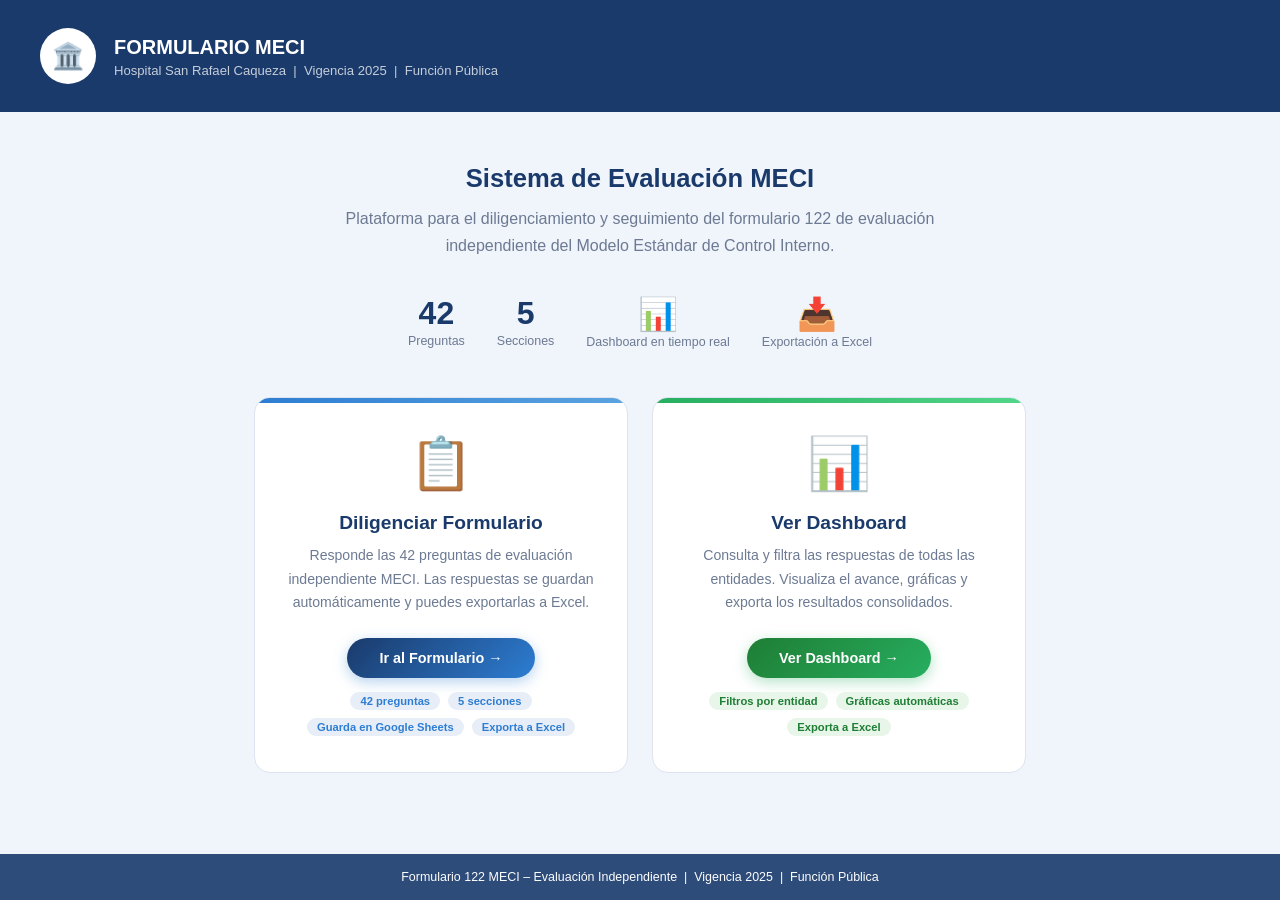
<file: index.html>
<!DOCTYPE html>
<html lang="es">

<head>
  <meta charset="UTF-8">
  <meta name="viewport" content="width=device-width, initial-scale=1.0">
  <title>FORMULARIO MECI</title>
  <link rel="stylesheet" href="index.css?v=2">
</head>

<body>

  <header>
    <div class="logo">🏛️</div>
    <div class="header-info">
      <h1>FORMULARIO MECI</h1>
      <p>Hospital San Rafael Caqueza &nbsp;|&nbsp; Vigencia 2025 &nbsp;|&nbsp; Función Pública</p>
    </div>
  </header>

  <div class="hero">
    <h2>Sistema de Evaluación MECI</h2>
    <p>Plataforma para el diligenciamiento y seguimiento del formulario 122 de evaluación independiente del Modelo
      Estándar de Control Interno.</p>
  </div>

  <div class="info-row">
    <div class="info-item">
      <div class="num">42</div>
      <div class="lbl">Preguntas</div>
    </div>
    <div class="info-item">
      <div class="num">5</div>
      <div class="lbl">Secciones</div>
    </div>
    <div class="info-item">
      <div class="num">📊</div>
      <div class="lbl">Dashboard en tiempo real</div>
    </div>
    <div class="info-item">
      <div class="num">📥</div>
      <div class="lbl">Exportación a Excel</div>
    </div>
  </div>

  <div class="cards">

    <!-- FORMULARIO -->
    <a class="card formulario" href="formulario.html">
      <span class="card-icon">📋</span>
      <h3>Diligenciar Formulario</h3>
      <p>Responde las 42 preguntas de evaluación independiente MECI. Las respuestas se guardan automáticamente y puedes
        exportarlas a Excel.</p>
      <div class="card-btn">Ir al Formulario →</div>
      <div class="badge-row">
        <span class="badge">42 preguntas</span>
        <span class="badge">5 secciones</span>
        <span class="badge">Guarda en Google Sheets</span>
        <span class="badge">Exporta a Excel</span>
      </div>
    </a>

    <!-- DASHBOARD -->
    <a class="card dashboard" href="DashBoard.html">
      <span class="card-icon">📊</span>
      <h3>Ver Dashboard</h3>
      <p>Consulta y filtra las respuestas de todas las entidades. Visualiza el avance, gráficas y exporta los resultados
        consolidados.</p>
      <div class="card-btn">Ver Dashboard →</div>
      <div class="badge-row">
        <span class="badge">Filtros por entidad</span>
        <span class="badge">Gráficas automáticas</span>
        <span class="badge">Exporta a Excel</span>
      </div>
    </a>

  </div>

  <footer>
    Formulario 122 MECI – Evaluación Independiente &nbsp;|&nbsp; Vigencia 2025 &nbsp;|&nbsp; Función Pública
  </footer>

</body>

</html>
</file>
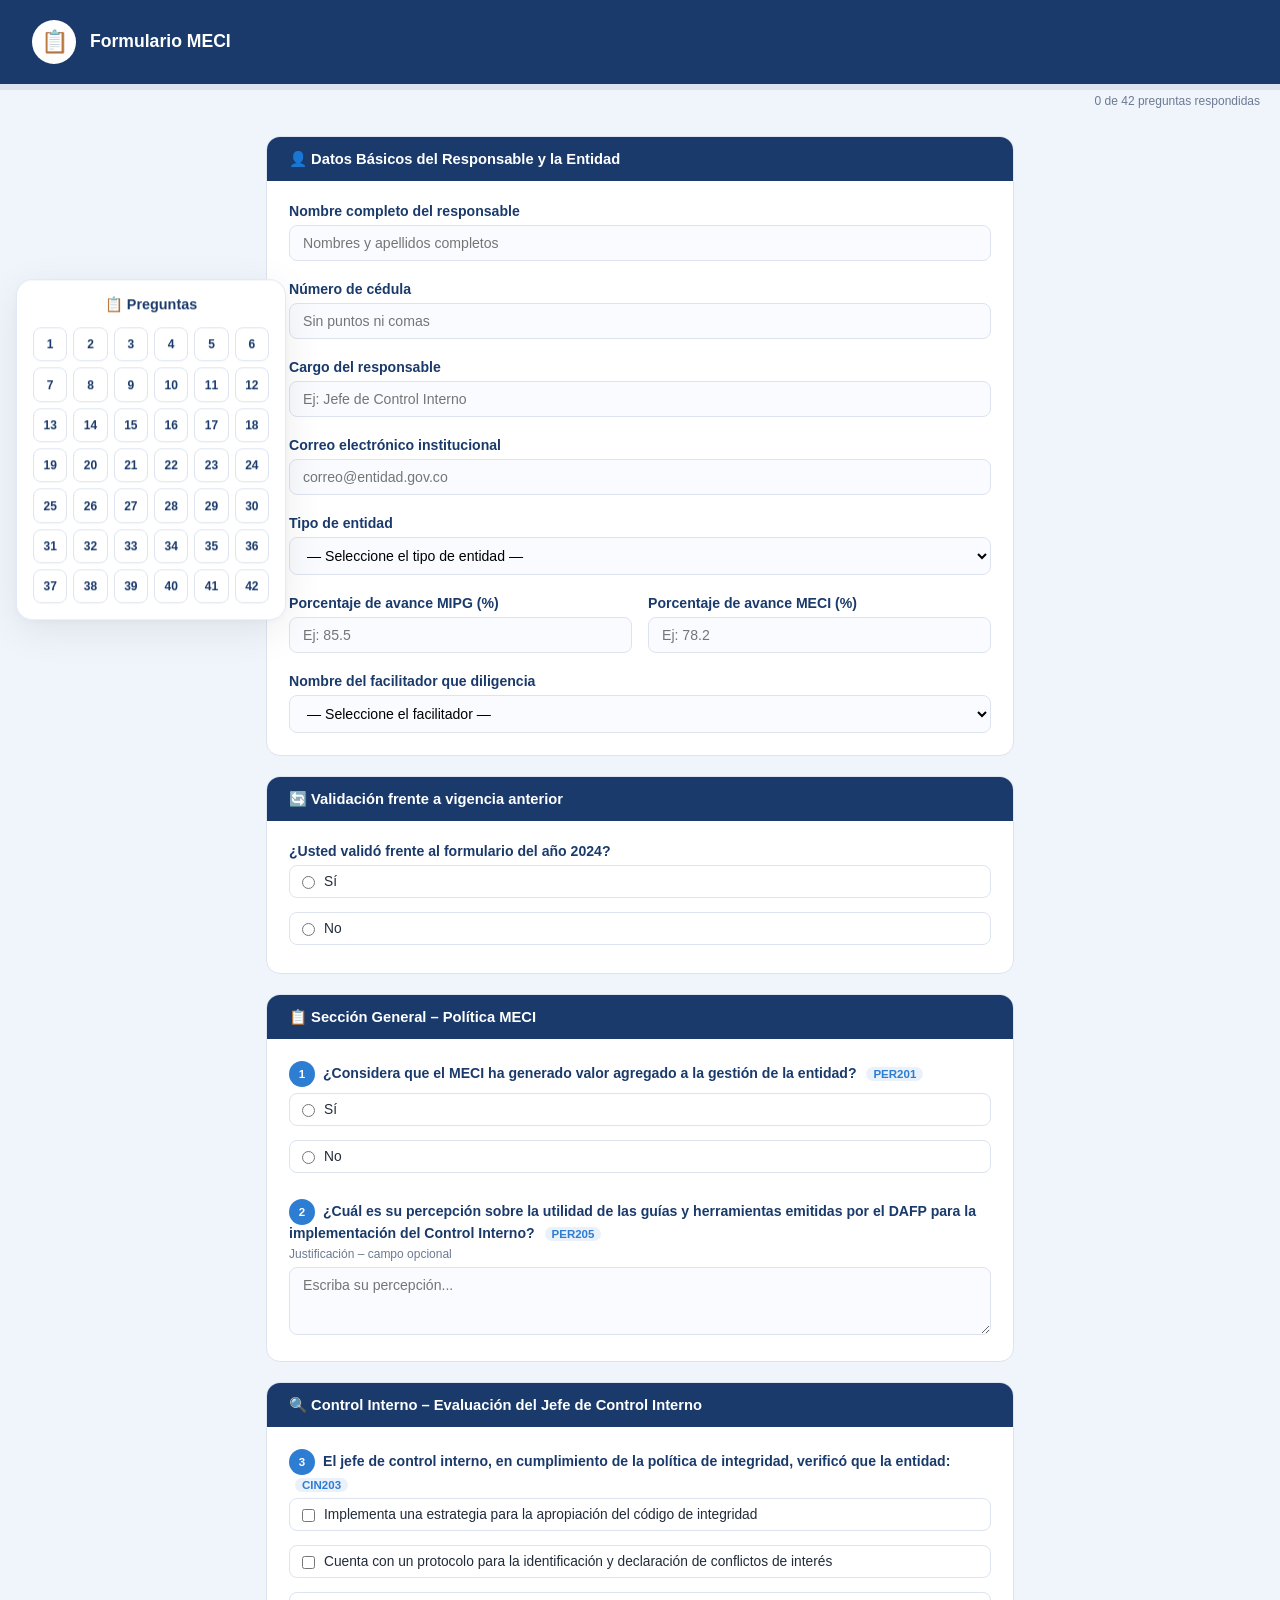
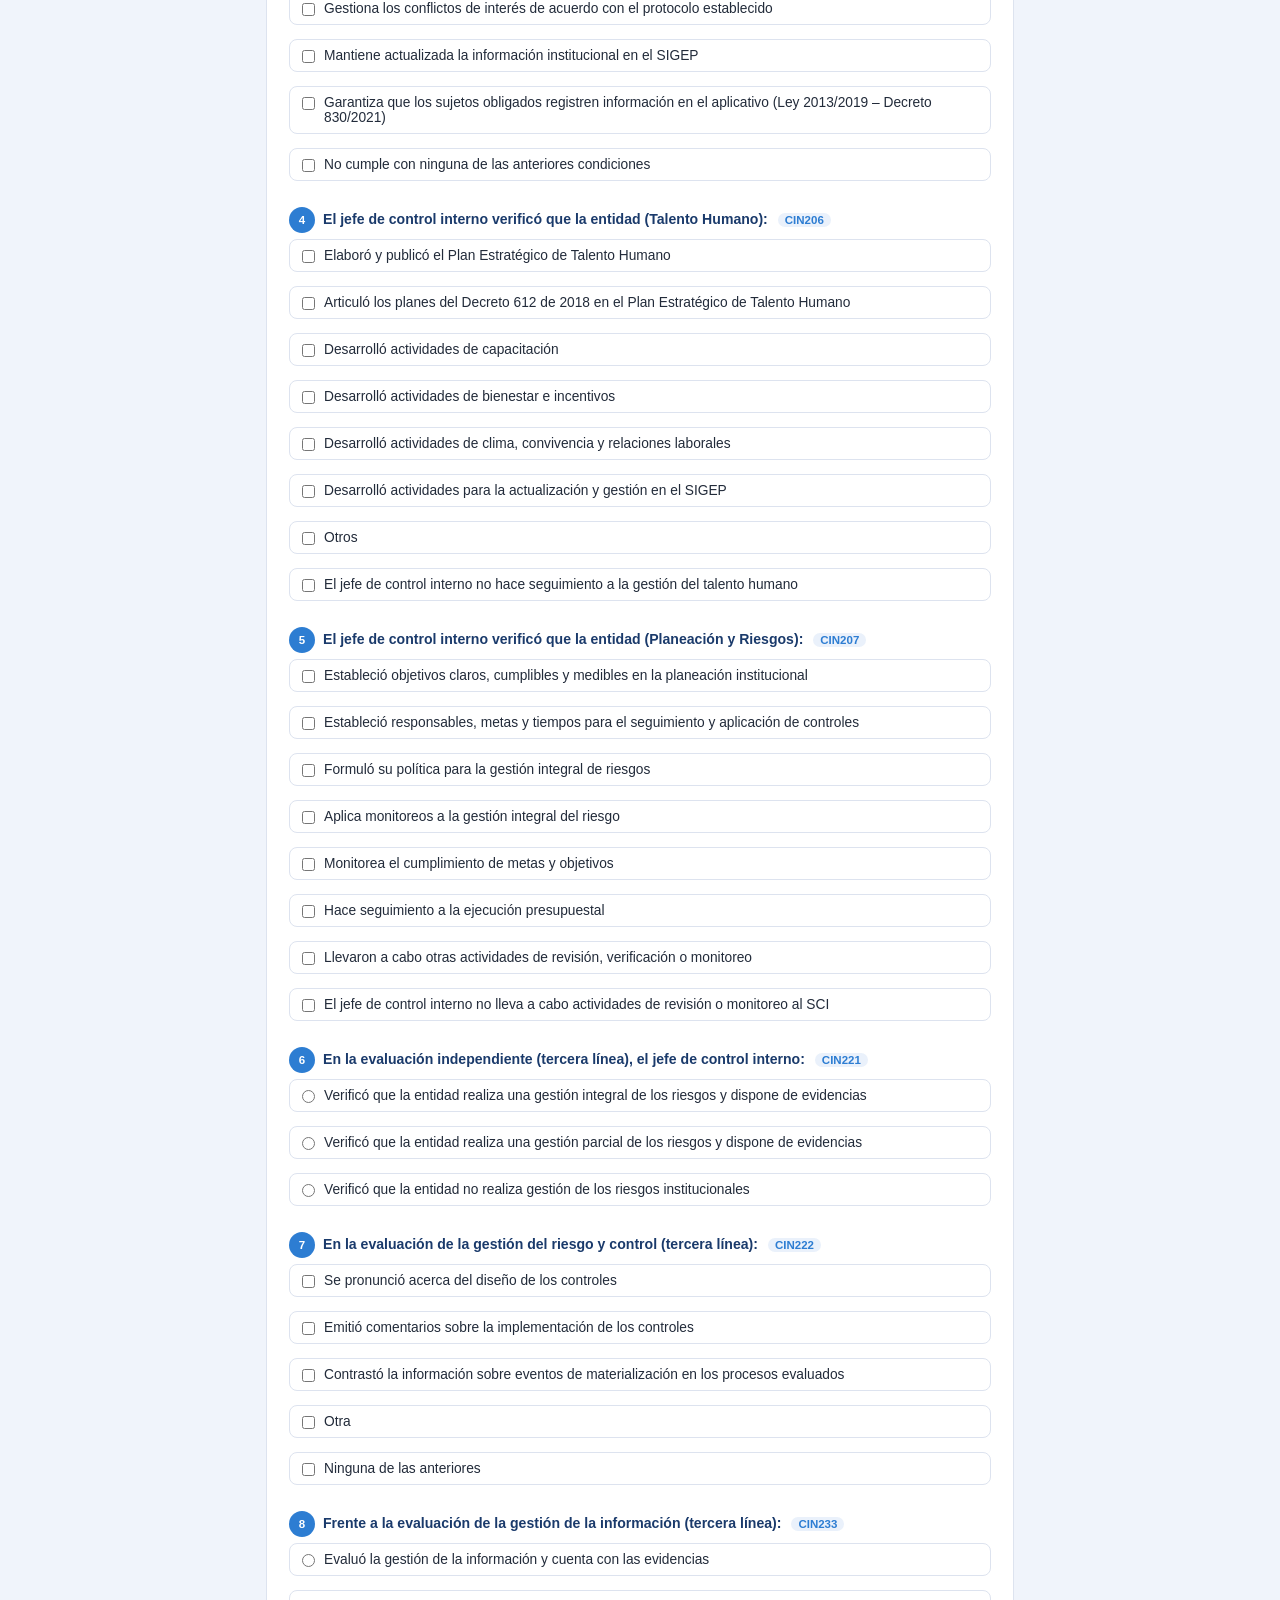
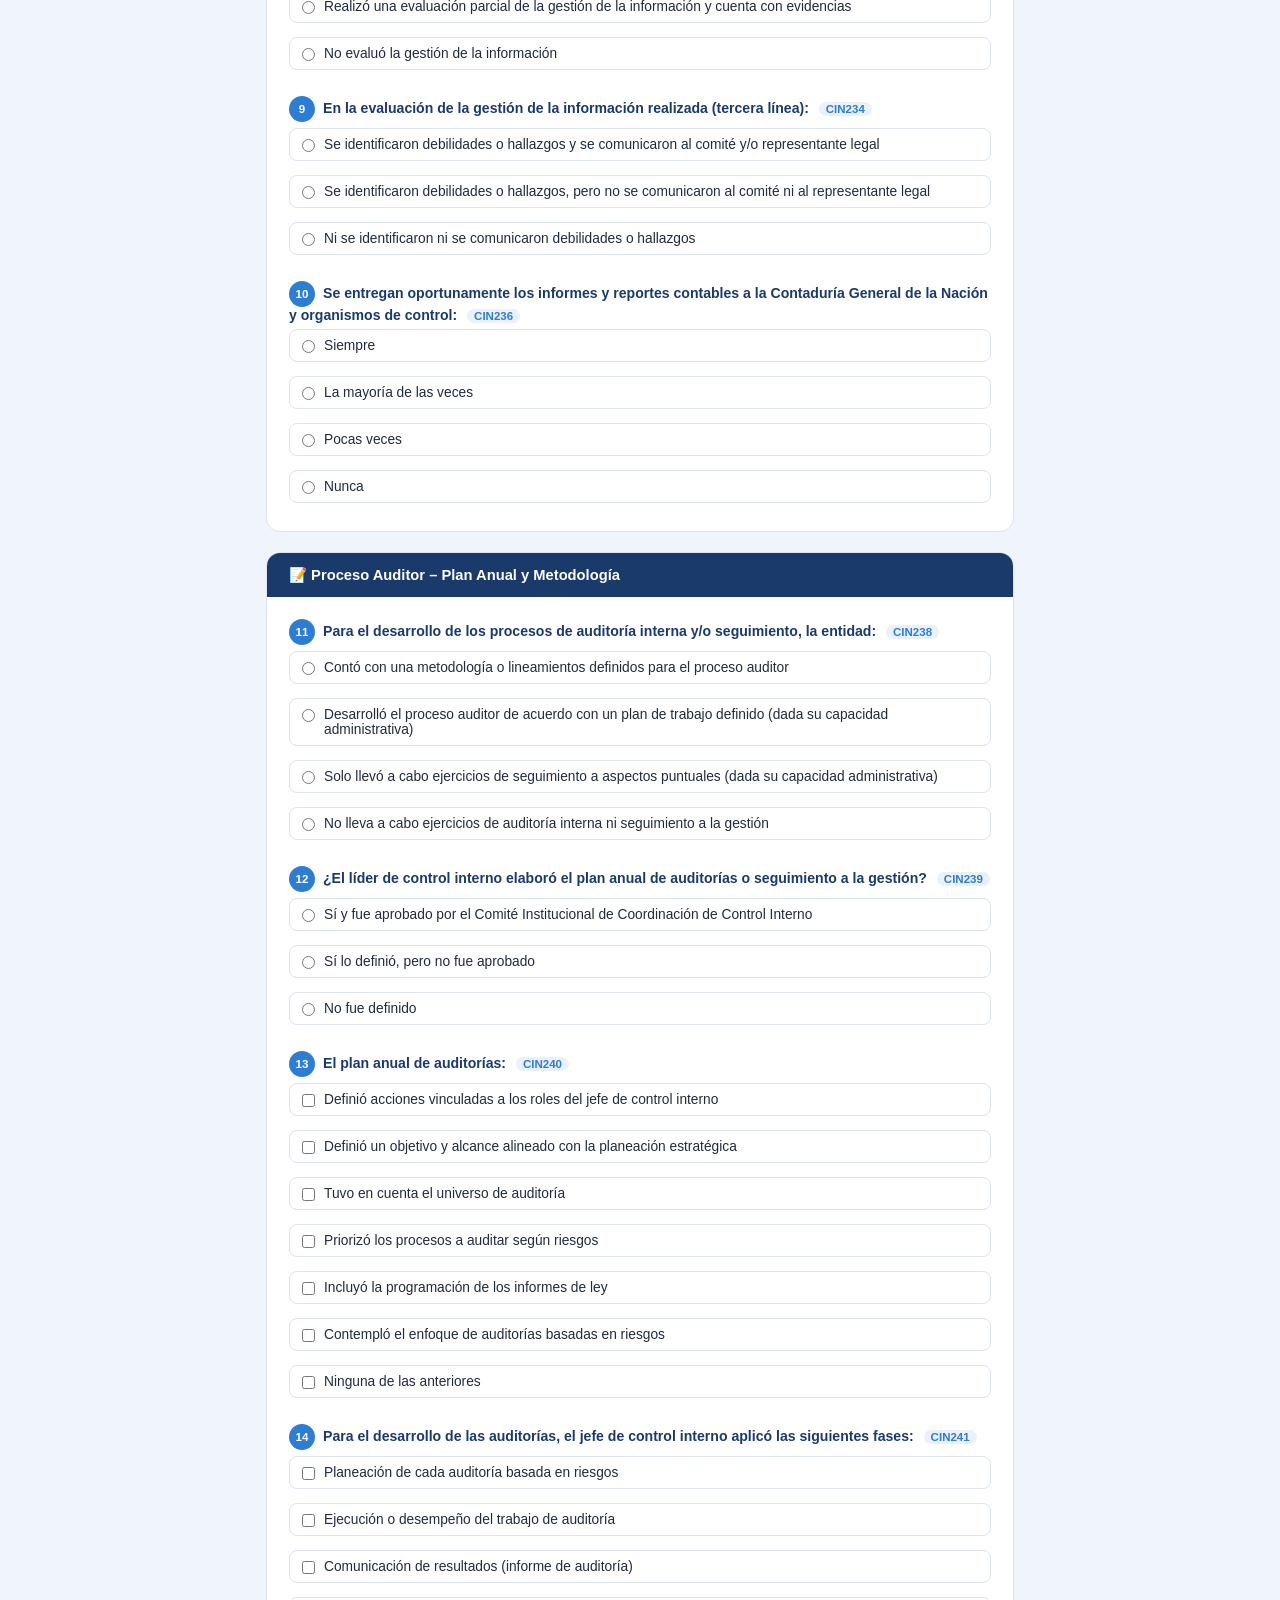
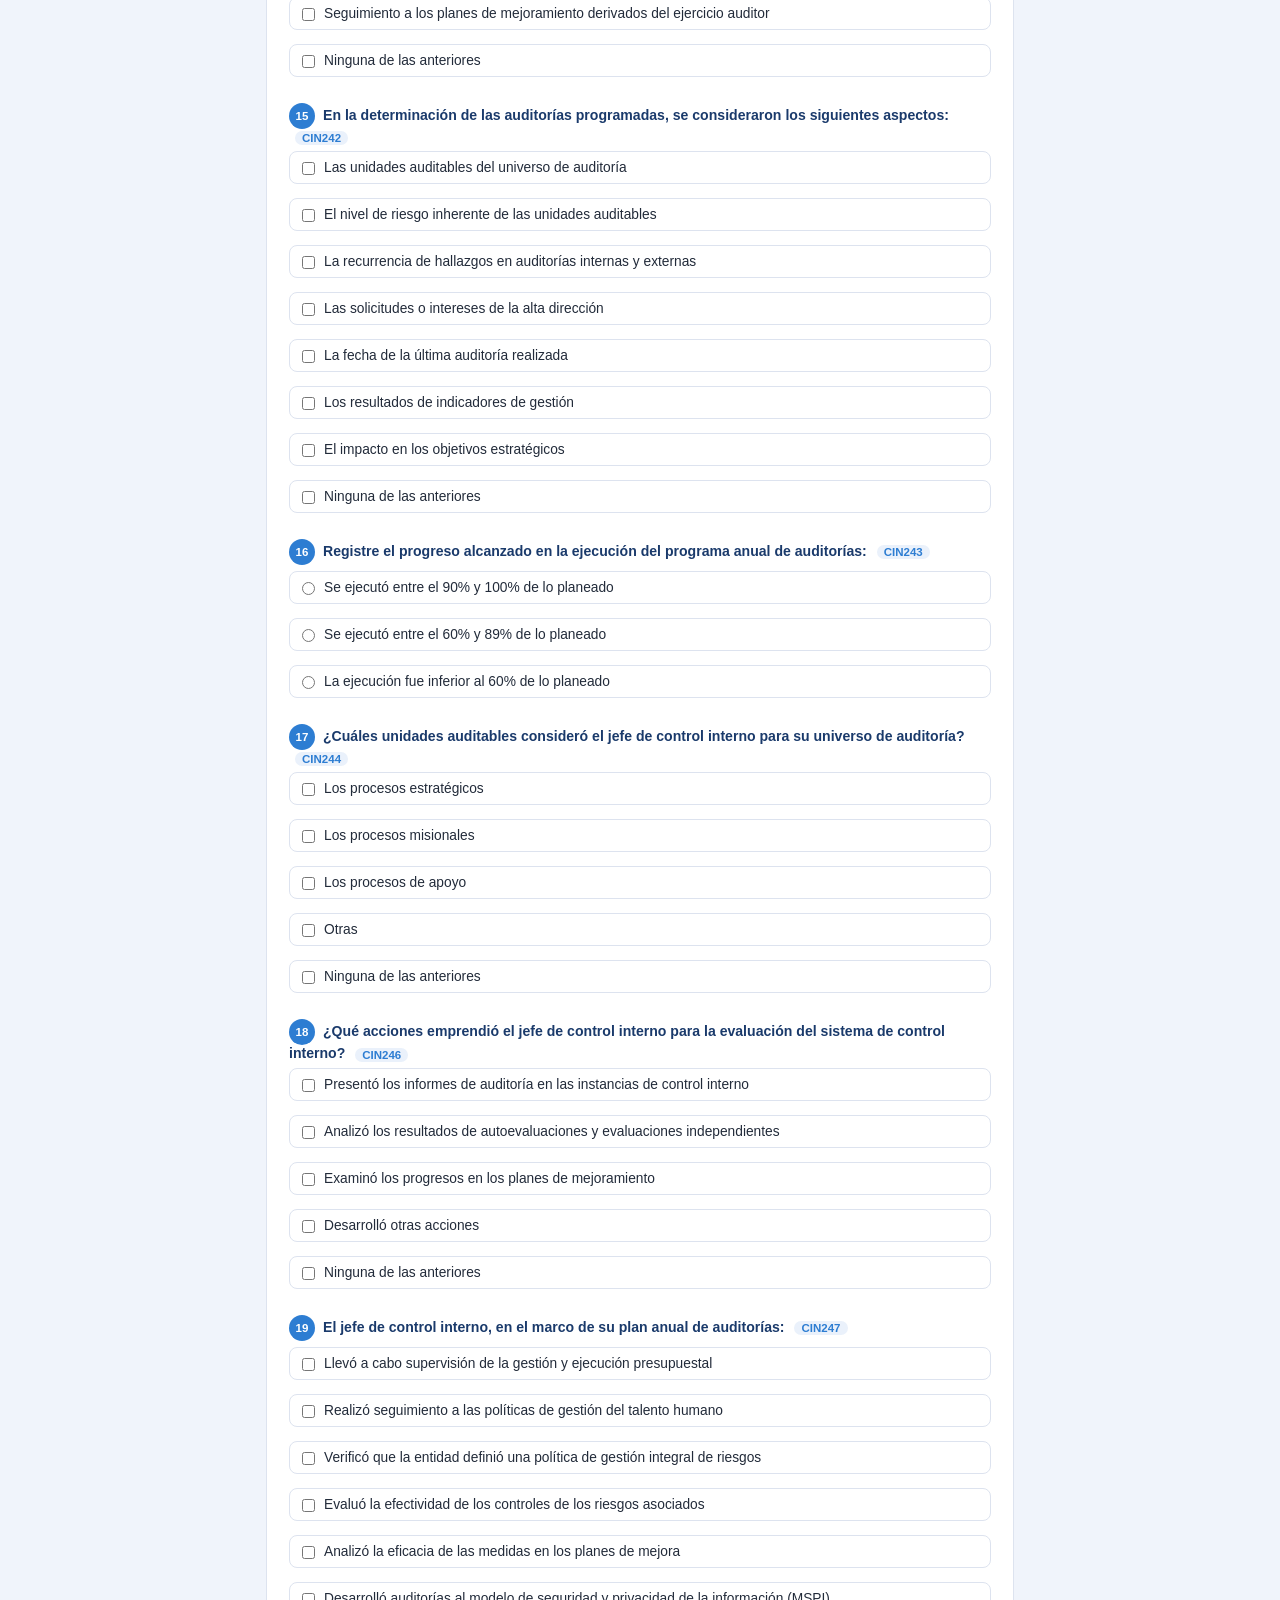
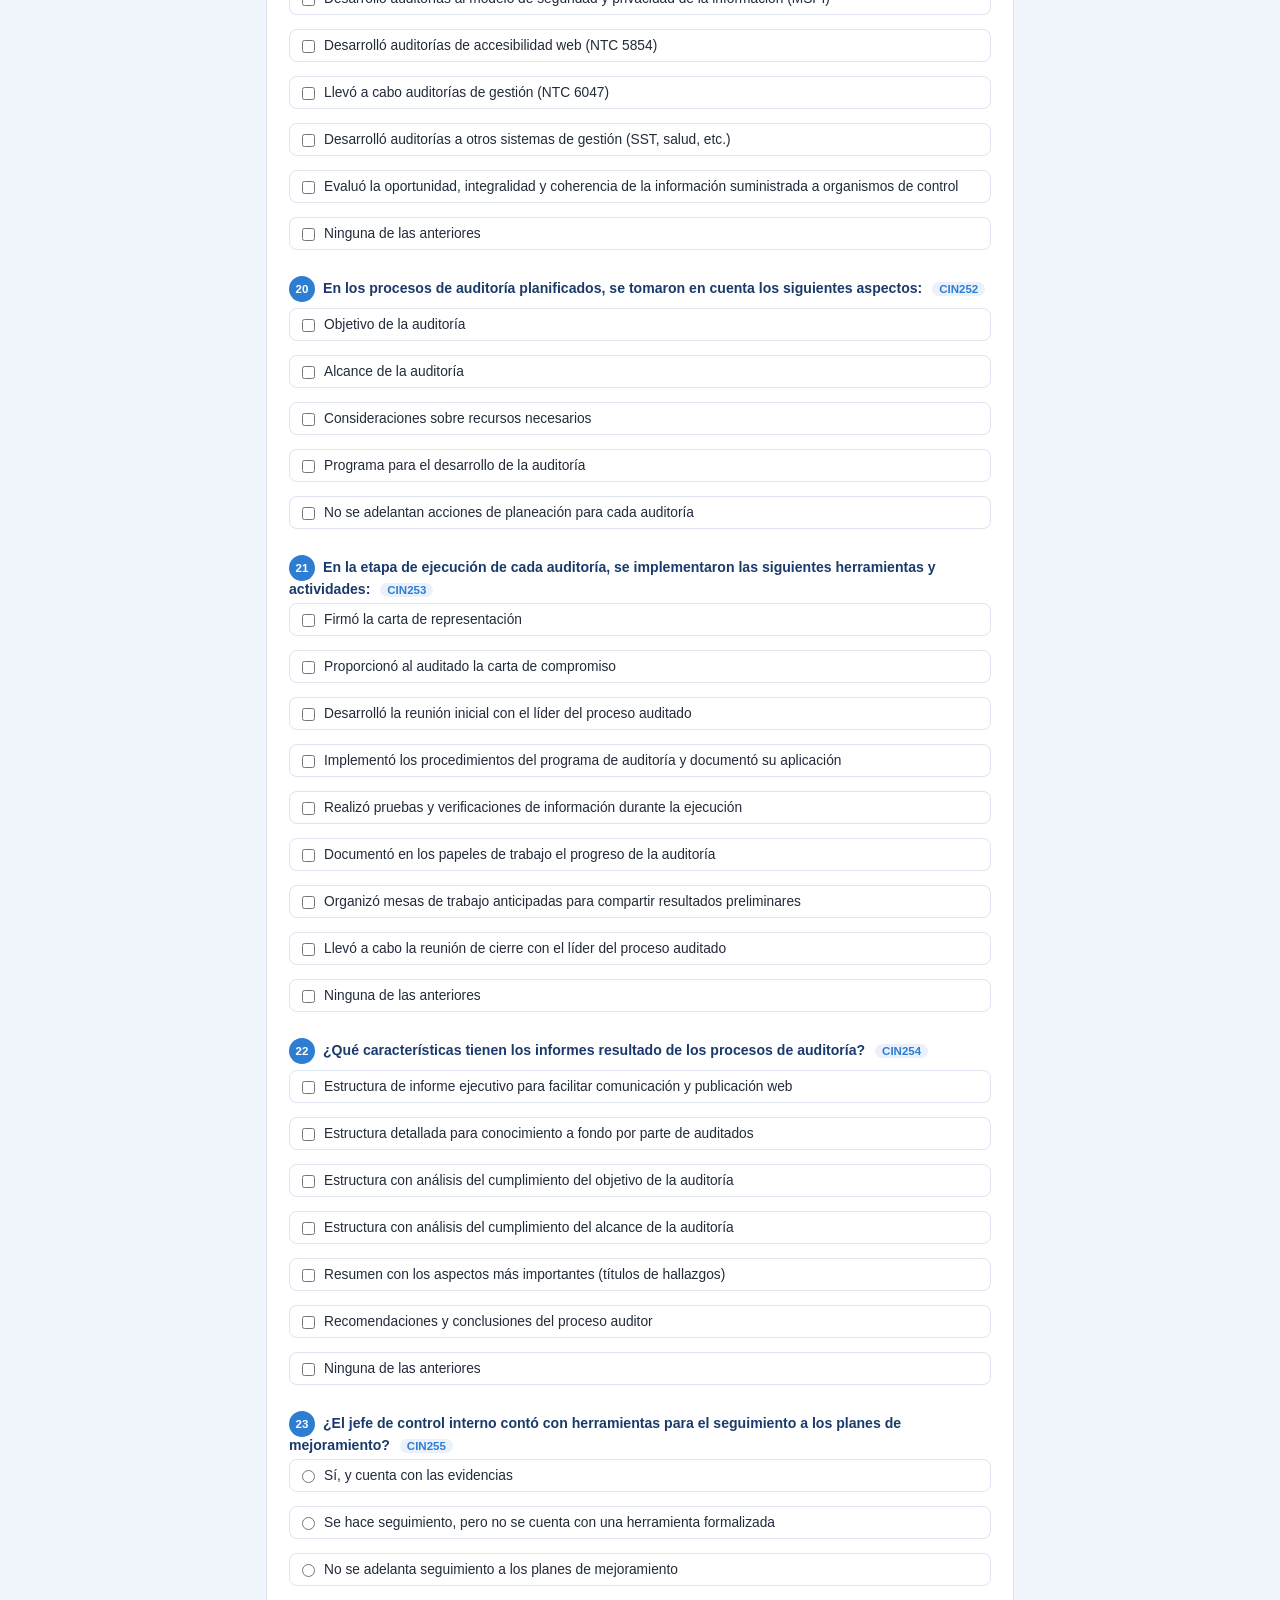
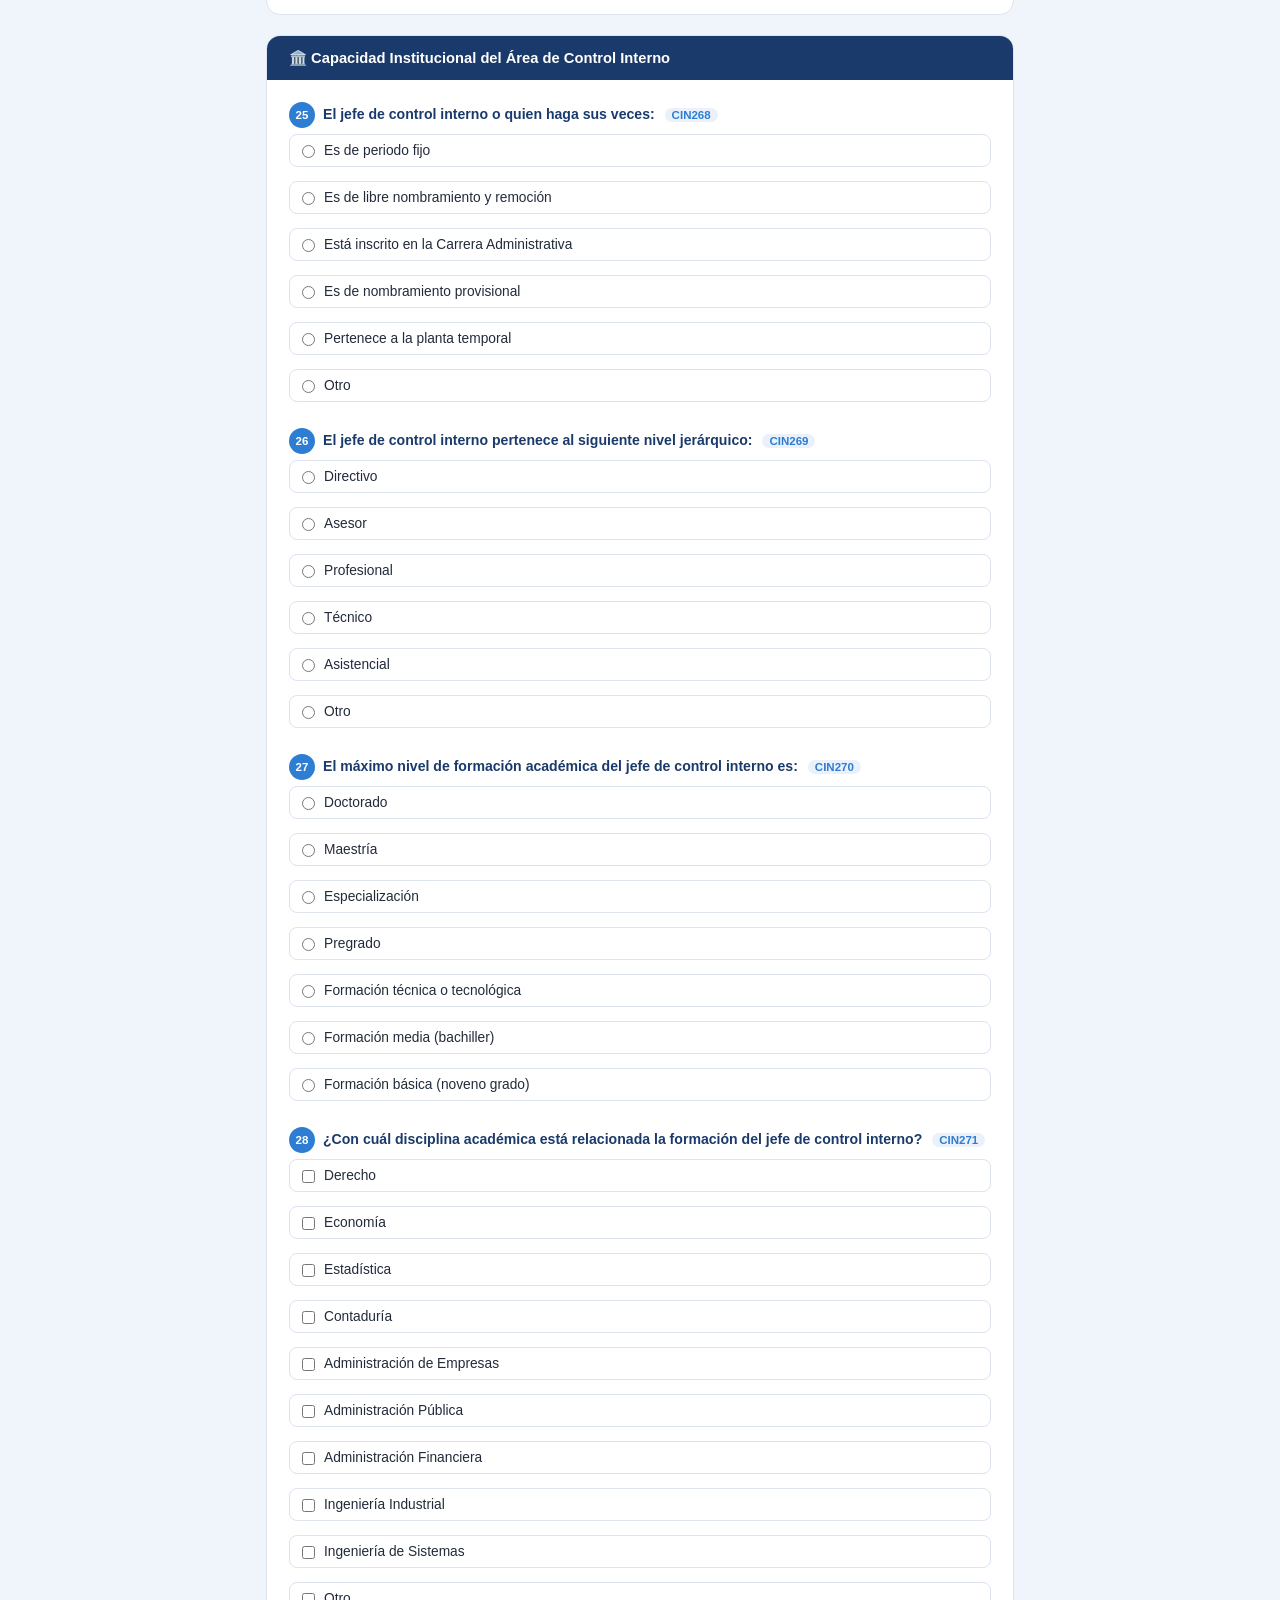
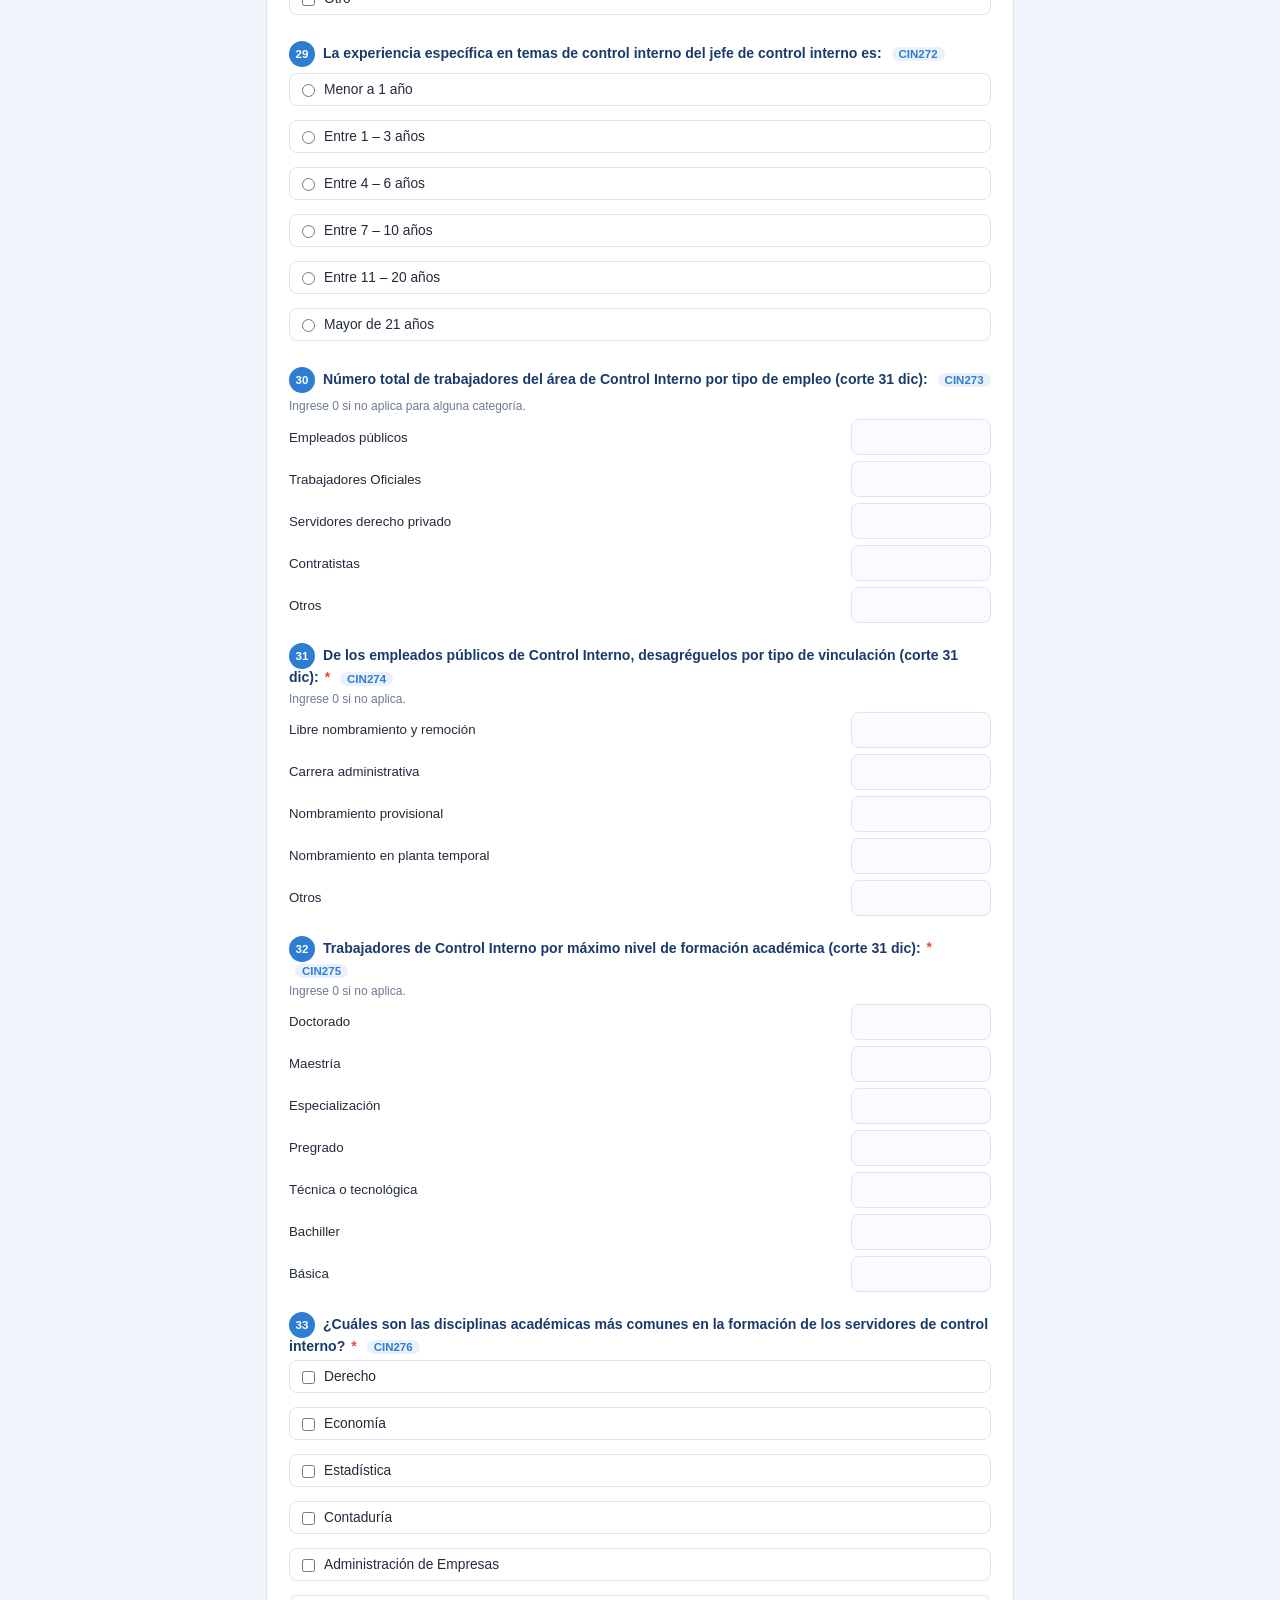
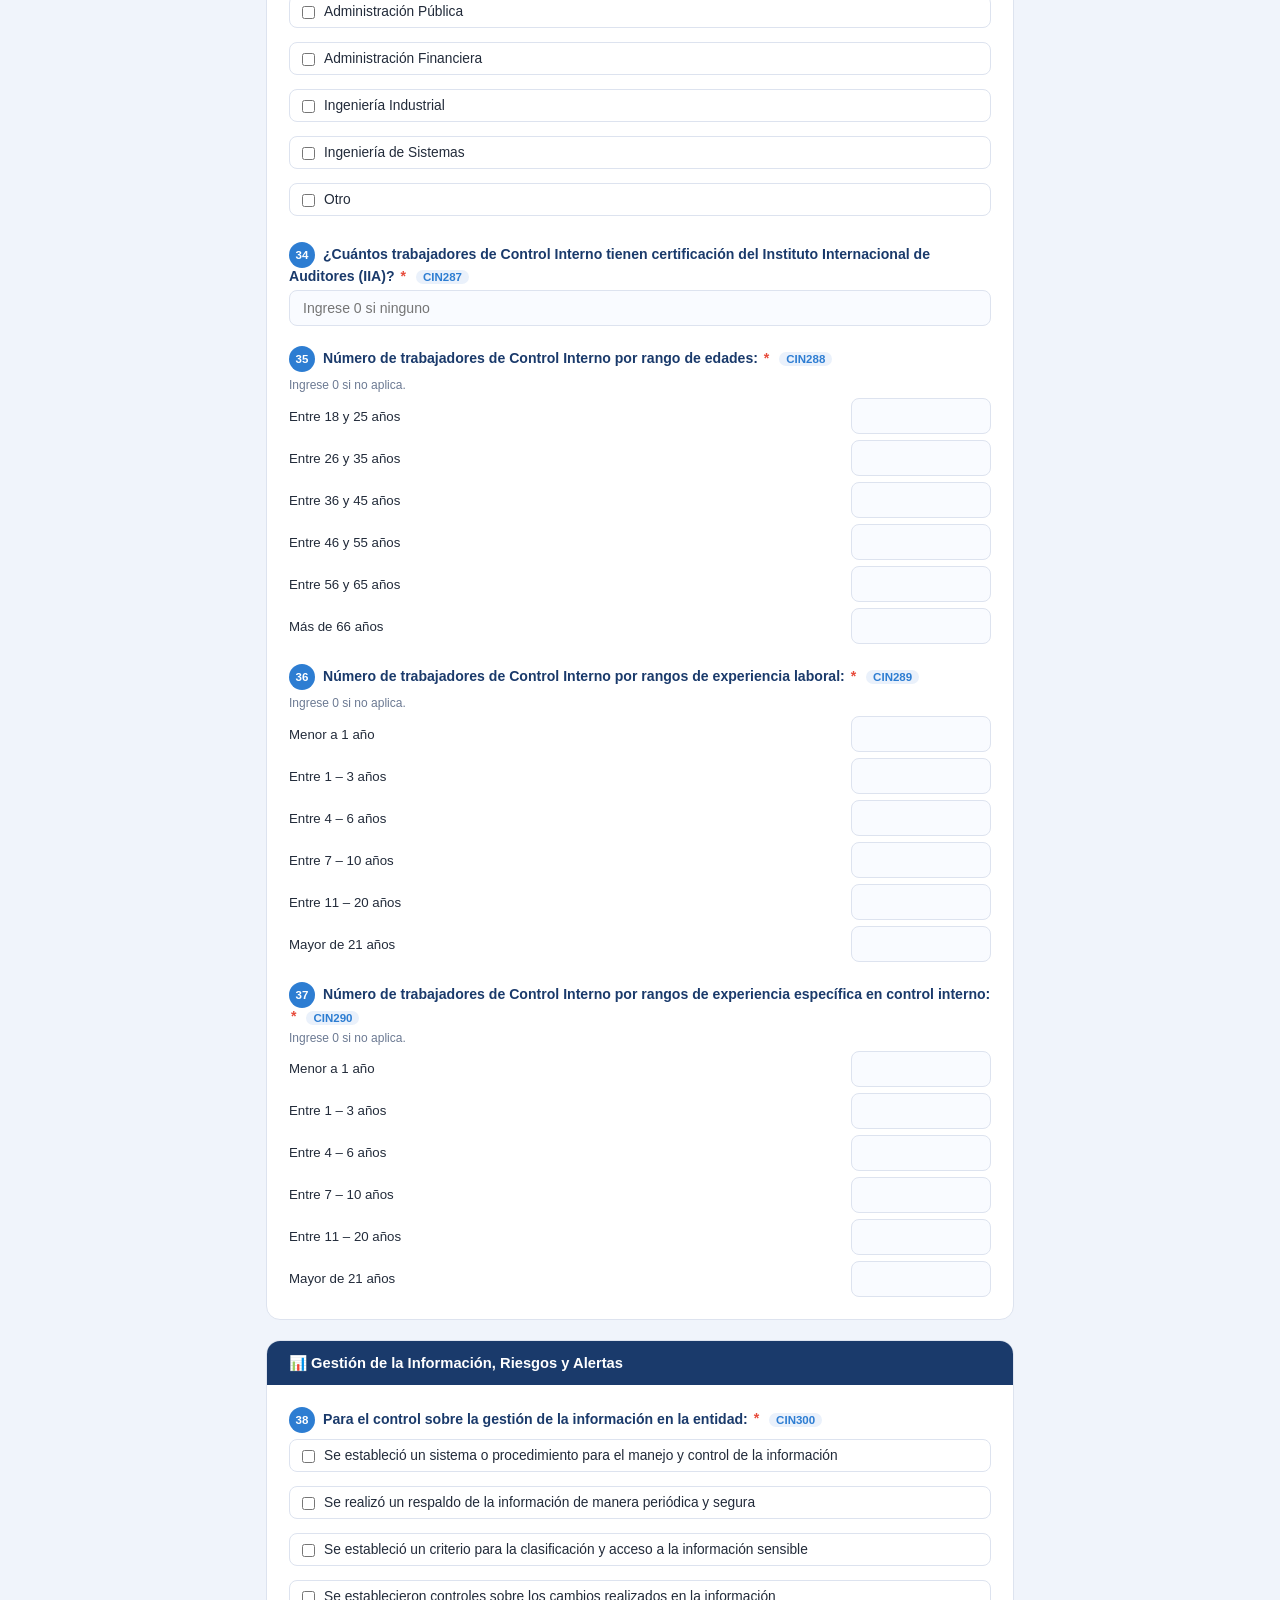
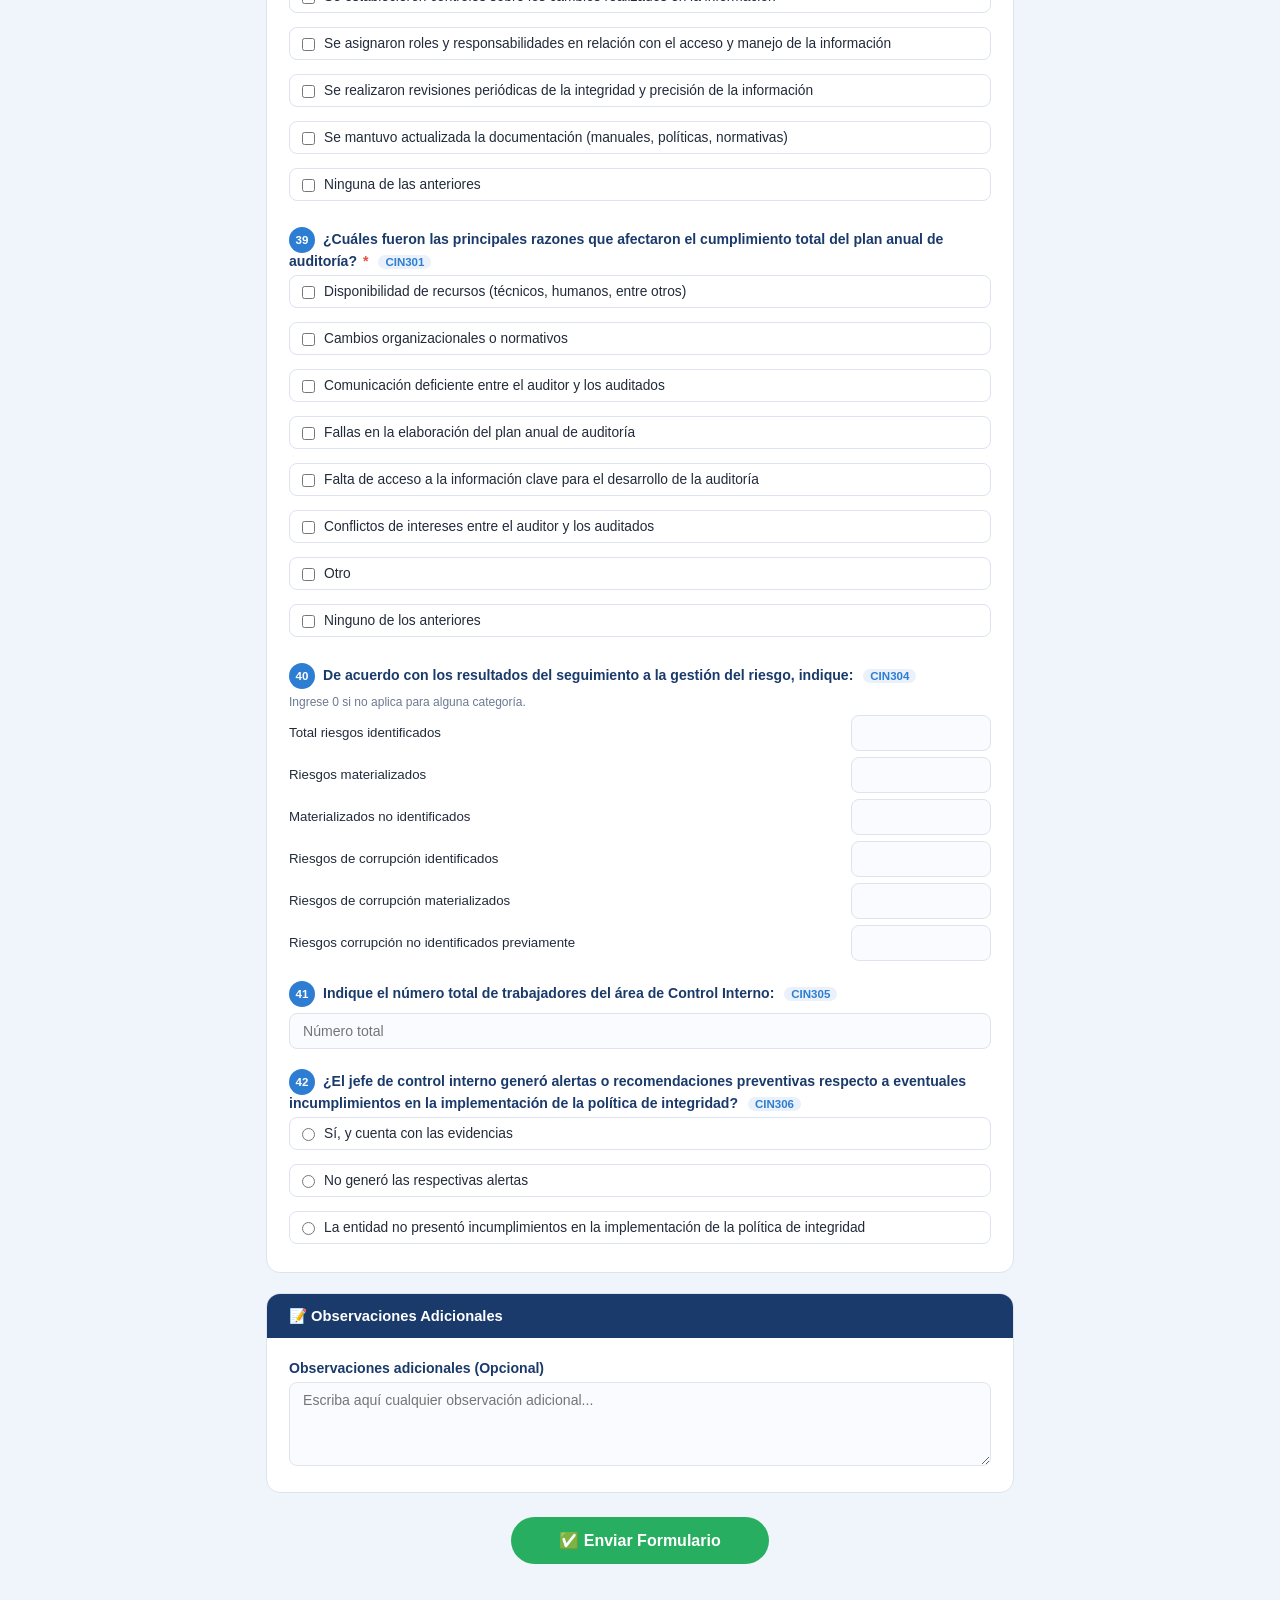
<file: formulario.html>
<!DOCTYPE html>
<html lang="es">

<head>
  <meta charset="UTF-8">
  <meta name="viewport" content="width=device-width, initial-scale=1.0">
  <title>Formulario MECI</title>
  <link rel="stylesheet" href="formulario.css?v=3">
</head>

<body>

  <!-- Panel de navegación fijo -->
  <nav id="nav-panel"></nav>

  <header>
    <div class="logo">📋</div>
    <div>
      <h1>Formulario MECI</h1>
      <p></p>
    </div>
  </header>

  <div class="progress-bar">
    <div class="progress-fill" id="progress-fill" style="width:0%"></div>
  </div>
  <div class="progress-label"><span id="progress-text">0 de 42 preguntas respondidas</span></div>

  <div class="form-wrap">
    <form id="form-meci" autocomplete="off" novalidate>

      <!-- ====== DATOS BÁSICOS ====== -->
      <div class="seccion">
        <div class="sec-header">👤 Datos Básicos del Responsable y la Entidad</div>
        <div class="sec-body">

          <div class="campo" id="campo-nombre">
            <label>Nombre completo del responsable</label>
            <input type="text" id="responsable_nombre" name="responsable_nombre"
              placeholder="Nombres y apellidos completos">
            <div class="err-msg">Este campo es obligatorio.</div>
          </div>

          <div class="campo" id="campo-cedula">
            <label>Número de cédula</label>
            <input type="text" id="responsable_cedula" name="responsable_cedula" placeholder="Sin puntos ni comas"
              pattern="[0-9]{6,12}">
            <div class="err-msg">Ingrese un número de cédula válido.</div>
          </div>

          <div class="campo" id="campo-cargo">
            <label>Cargo del responsable</label>
            <input type="text" id="responsable_cargo" name="responsable_cargo"
              placeholder="Ej: Jefe de Control Interno">
            <div class="err-msg">Este campo es obligatorio.</div>
          </div>

          <div class="campo" id="campo-correo">
            <label>Correo electrónico institucional</label>
            <input type="email" id="responsable_correo" name="responsable_correo" placeholder="correo@entidad.gov.co">
            <div class="err-msg">Ingrese un correo electrónico válido.</div>
          </div>

          <div class="campo" id="campo-tipo-entidad">
            <label>Tipo de entidad</label>
            <select id="tipo_entidad" name="tipo_entidad" onchange="ramificarEntidad()">
              <option value="">— Seleccione el tipo de entidad —</option>
              <option value="DESCENTRALIZADA">DESCENTRALIZADA DEPARTAMENTO</option>
              <option value="ESES">EMPRESAS SOCIALES DEL ESTADO – ESES</option>
              <option value="MUNICIPIO">MUNICIPIOS</option>
            </select>
            <div class="err-msg">Seleccione el tipo de entidad.</div>
          </div>

          <div style="display:grid;grid-template-columns:1fr 1fr;gap:16px;">
            <div class="campo" id="campo-avance-mipg">
              <label>Porcentaje de avance MIPG (%)</label>
              <input type="number" id="avance_mipg" name="avance_mipg" placeholder="Ej: 85.5" min="0" max="100"
                step="0.01">
              <div class="err-msg">Ingrese un porcentaje válido (0-100).</div>
            </div>
            <div class="campo" id="campo-avance-meci">
              <label>Porcentaje de avance MECI (%)</label>
              <input type="number" id="avance_meci" name="avance_meci" placeholder="Ej: 78.2" min="0" max="100"
                step="0.01">
              <div class="err-msg">Ingrese un porcentaje válido (0-100).</div>
            </div>
          </div>

          <!-- Ramificación DESCENTRALIZADA -->
          <div class="campo entidad-block" id="bloque-desc">
            <label>Entidad descentralizada</label>
            <select id="entidad_desc" name="entidad_nombre">
              <option value="">— Seleccione la entidad —</option>
              <option value="AGENCIA CATASTRAL DE CUNDINAMARCA">AGENCIA CATASTRAL DE CUNDINAMARCA</option>
              <option value="AGENCIA DE COMERCIALIZACION E INNOVACION PARA EL DESARROLLO DE CUNDINAMARCA">AGENCIA DE
                COMERCIALIZACION E INNOVACION PARA EL DESARROLLO DE CUNDINAMARCA</option>
              <option value="AGENCIA LOGISTICA DE GESTION INMOBILIARIA Y DE SERVICIOS">AGENCIA LOGISTICA DE GESTION
                INMOBILIARIA Y DE SERVICIOS</option>
              <option value="BENEFICENCIA DE CUNDINAMARCA">BENEFICENCIA DE CUNDINAMARCA</option>
              <option value="INSTITUTO DE ACCION COMUNAL Y CAPITAL SOCIAL DE CUNDINAMARCA">INSTITUTO DE ACCION COMUNAL Y
                CAPITAL SOCIAL DE CUNDINAMARCA</option>
              <option value="INSTITUTO DE INFRAESTRUCTURA Y CONCESIONES DE CUNDINAMARCA">INSTITUTO DE INFRAESTRUCTURA Y
                CONCESIONES DE CUNDINAMARCA</option>
              <option value="INSTITUTO DE PROTECCION Y BIENESTAR ANIMAL DE CUNDINAMARCA">INSTITUTO DE PROTECCION Y
                BIENESTAR ANIMAL DE CUNDINAMARCA</option>
              <option value="INSTITUTO DEPARTAMENTAL DE CULTURA Y TURISMO DE CUNDINAMARCA">INSTITUTO DEPARTAMENTAL DE
                CULTURA Y TURISMO DE CUNDINAMARCA</option>
              <option value="INSTITUTO DEPARTAMENTAL PARA LA RECREACION Y EL DEPORTE DE CUNDINAMARCA">INSTITUTO
                DEPARTAMENTAL PARA LA RECREACION Y EL DEPORTE DE CUNDINAMARCA</option>
              <option value="LOTERIA DE CUNDINAMARCA">LOTERIA DE CUNDINAMARCA</option>
              <option value="UNIDAD ADMINISTRATIVA ESPECIAL DE PENSIONES DEL DEPARTAMENTO DE CUNDINAMARCA">UNIDAD
                ADMINISTRATIVA ESPECIAL DE PENSIONES DEL DEPARTAMENTO DE CUNDINAMARCA</option>
              <option value="EMPRESAS PUBLICAS DE CUNDINAMARCA (EPC)">EMPRESAS PUBLICAS DE CUNDINAMARCA (EPC)</option>
              <option value="EMPRESA DE LICORES DE CUNDINAMARCA">EMPRESA DE LICORES DE CUNDINAMARCA</option>
              <option value="CORPORACIÓN SOCIAL DE CUNDINAMARCA - CSC">CORPORACIÓN SOCIAL DE CUNDINAMARCA - CSC</option>
              <option value="EMPRESA FÉRREA REGIONAL S.A.S.">EMPRESA FÉRREA REGIONAL S.A.S.</option>
            </select>
            <div class="err-msg">Seleccione la entidad.</div>
          </div>

          <!-- Ramificación MUNICIPIO -->
          <div class="campo entidad-block" id="bloque-muni">
            <label>Municipio</label>
            <select id="entidad_muni" name="entidad_nombre">
              <option value="">— Seleccione el municipio —</option>
              <option value="AGUA DE DIOS">AGUA DE DIOS</option>
              <option value="ALBÁN">ALBÁN</option>
              <option value="ANAPOIMA">ANAPOIMA</option>
              <option value="ANOLAIMA">ANOLAIMA</option>
              <option value="APULO">APULO</option>
              <option value="ARBELÁEZ">ARBELÁEZ</option>
              <option value="BELTRÁN">BELTRÁN</option>
              <option value="BITUIMA">BITUIMA</option>
              <option value="BOJACÁ">BOJACÁ</option>
              <option value="CABRERA">CABRERA</option>
              <option value="CACHIPAY">CACHIPAY</option>
              <option value="CAJICÁ">CAJICÁ</option>
              <option value="CAPARRAPÍ">CAPARRAPÍ</option>
              <option value="CARMEN DE CARUPA">CARMEN DE CARUPA</option>
              <option value="CÁQUEZA">CÁQUEZA</option>
              <option value="CHAGUANÍ">CHAGUANÍ</option>
              <option value="CHÍA">CHÍA</option>
              <option value="CHIPAQUE">CHIPAQUE</option>
              <option value="CHOACHÍ">CHOACHÍ</option>
              <option value="CHOCONTÁ">CHOCONTÁ</option>
              <option value="COGUA">COGUA</option>
              <option value="COTA">COTA</option>
              <option value="CUCUNUBÁ">CUCUNUBÁ</option>
              <option value="EL COLEGIO">EL COLEGIO</option>
              <option value="EL PEÑÓN">EL PEÑÓN</option>
              <option value="EL ROSAL">EL ROSAL</option>
              <option value="FACATATIVÁ">FACATATIVÁ</option>
              <option value="FÓMEQUE">FÓMEQUE</option>
              <option value="FOSCA">FOSCA</option>
              <option value="FUNZA">FUNZA</option>
              <option value="FÚQUENE">FÚQUENE</option>
              <option value="FUSAGASUGÁ">FUSAGASUGÁ</option>
              <option value="GACHALÁ">GACHALÁ</option>
              <option value="GACHANCIPÁ">GACHANCIPÁ</option>
              <option value="GACHETÁ">GACHETÁ</option>
              <option value="GAMA">GAMA</option>
              <option value="GIRARDOT">GIRARDOT</option>
              <option value="GRANADA">GRANADA</option>
              <option value="GUACHETÁ">GUACHETÁ</option>
              <option value="GUADUAS">GUADUAS</option>
              <option value="GUASCA">GUASCA</option>
              <option value="GUATAQUÍ">GUATAQUÍ</option>
              <option value="GUATAVITA">GUATAVITA</option>
              <option value="GUAYABAL DE SÍQUIMA">GUAYABAL DE SÍQUIMA</option>
              <option value="GUAYABETAL">GUAYABETAL</option>
              <option value="GUTIÉRREZ">GUTIÉRREZ</option>
              <option value="JERUSALÉN">JERUSALÉN</option>
              <option value="JUNÍN">JUNÍN</option>
              <option value="LA CALERA">LA CALERA</option>
              <option value="LA MESA">LA MESA</option>
              <option value="LA PALMA">LA PALMA</option>
              <option value="LA PEÑA">LA PEÑA</option>
              <option value="LA VEGA">LA VEGA</option>
              <option value="LENGUAZAQUE">LENGUAZAQUE</option>
              <option value="MACHETÁ">MACHETÁ</option>
              <option value="MADRID">MADRID</option>
              <option value="MANTA">MANTA</option>
              <option value="MEDINA">MEDINA</option>
              <option value="MOSQUERA">MOSQUERA</option>
              <option value="NARIÑO">NARIÑO</option>
              <option value="NEMOCÓN">NEMOCÓN</option>
              <option value="NIMAIMA">NIMAIMA</option>
              <option value="NILO">NILO</option>
              <option value="NOCAIMA">NOCAIMA</option>
              <option value="PACHO">PACHO</option>
              <option value="PAIME">PAIME</option>
              <option value="PANDI">PANDI</option>
              <option value="PARATEBUENO">PARATEBUENO</option>
              <option value="PASCA">PASCA</option>
              <option value="PUERTO SALGAR">PUERTO SALGAR</option>
              <option value="PULÍ">PULÍ</option>
              <option value="QUEBRADANEGRA">QUEBRADANEGRA</option>
              <option value="QUETAME">QUETAME</option>
              <option value="QUIPILE">QUIPILE</option>
              <option value="RICAURTE">RICAURTE</option>
              <option value="SAN ANTONIO DEL TEQUENDAMA">SAN ANTONIO DEL TEQUENDAMA</option>
              <option value="SAN BERNARDO">SAN BERNARDO</option>
              <option value="SAN CAYETANO">SAN CAYETANO</option>
              <option value="SAN FRANCISCO">SAN FRANCISCO</option>
              <option value="SAN JUAN DE RIOSECO">SAN JUAN DE RIOSECO</option>
              <option value="SASAIMA">SASAIMA</option>
              <option value="SESQUILÉ">SESQUILÉ</option>
              <option value="SIBATÉ">SIBATÉ</option>
              <option value="SILVANIA">SILVANIA</option>
              <option value="SIMIJACA">SIMIJACA</option>
              <option value="SOACHA">SOACHA</option>
              <option value="SOPÓ">SOPÓ</option>
              <option value="SUBACHOQUE">SUBACHOQUE</option>
              <option value="SUESCA">SUESCA</option>
              <option value="SUPATÁ">SUPATÁ</option>
              <option value="SUSA">SUSA</option>
              <option value="SUTATAUSA">SUTATAUSA</option>
              <option value="TABIO">TABIO</option>
              <option value="TAUSA">TAUSA</option>
              <option value="TENA">TENA</option>
              <option value="TENJO">TENJO</option>
              <option value="TIBACUY">TIBACUY</option>
              <option value="TIBIRITA">TIBIRITA</option>
              <option value="TOCAIMA">TOCAIMA</option>
              <option value="TOCANCIPÁ">TOCANCIPÁ</option>
              <option value="TOPAIPÍ">TOPAIPÍ</option>
              <option value="UBALÁ">UBALÁ</option>
              <option value="UBAQUE">UBAQUE</option>
              <option value="UNE">UNE</option>
              <option value="ÚTICA">ÚTICA</option>
              <option value="VENECIA">VENECIA</option>
              <option value="VERGARA">VERGARA</option>
              <option value="VIANÍ">VIANÍ</option>
              <option value="VILLA DE SAN DIEGO DE UBATÉ">VILLA DE SAN DIEGO DE UBATÉ</option>
              <option value="VILLAGÓMEZ">VILLAGÓMEZ</option>
              <option value="VILLAPINZÓN">VILLAPINZÓN</option>
              <option value="VIOTÁ">VIOTÁ</option>
              <option value="VILLETA">VILLETA</option>
              <option value="YACOPÍ">YACOPÍ</option>
              <option value="ZIPACÓN">ZIPACÓN</option>
              <option value="ZIPAQUIRÁ">ZIPAQUIRÁ</option>
            </select>
            <div class="err-msg">Seleccione el municipio.</div>
          </div>

          <!-- Ramificación ESES -->
          <div class="campo entidad-block" id="bloque-eses">
            <label>Empresa Social del Estado – ESE</label>
            <select id="entidad_ese" name="entidad_nombre">
              <option value="">— Seleccione la ESE —</option>
              <option value="HOSPITAL NUESTRA SEÑORA DE LAS MERCEDES">HOSPITAL NUESTRA SEÑORA DE LAS MERCEDES</option>
              <option value="CENTRO DE SALUD TIMOTEO RIVEROS CUBILLOS">CENTRO DE SALUD TIMOTEO RIVEROS CUBILLOS</option>
              <option value="CENTRO DE SALUD (CAYETANO MARIA DE ROJAS)">CENTRO DE SALUD (CAYETANO MARIA DE ROJAS)
              </option>
              <option value="CENTRO DE SALUD FOSCA">CENTRO DE SALUD FOSCA</option>
              <option value="EMPRESA SOCIAL DEL ESTADO HOSPITAL SAN ANTONIO DE GUATAVITA">EMPRESA SOCIAL DEL ESTADO
                HOSPITAL SAN ANTONIO DE GUATAVITA</option>
              <option value="HOSPITAL ABACU CALDERON">HOSPITAL ABACU CALDERON</option>
              <option value="HOSPITAL DIOGENES TRONCOSO">HOSPITAL DIOGENES TRONCOSO</option>
              <option value="HOSPITAL NUESTRA SEÑORA DEL CARMEN - TABIO">HOSPITAL NUESTRA SEÑORA DEL CARMEN - TABIO
              </option>
              <option value="HOSPITAL SAN JOSE DE GUACHETA">HOSPITAL SAN JOSE DE GUACHETA</option>
              <option value="HOSPITAL SAN VICENTE DE PAUL -- NEMOCON, CUNDINAMARCA">HOSPITAL SAN VICENTE DE PAUL --
                NEMOCON, CUNDINAMARCA</option>
              <option value="HOSPITAL SANTA MATILDE">HOSPITAL SANTA MATILDE</option>
              <option value="MERCEDES TELLEZ DE PRADILLA HOSPITAL VIANI">MERCEDES TELLEZ DE PRADILLA HOSPITAL VIANI
              </option>
              <option value="CENTRO DE SALUD - CUCUNUBA">CENTRO DE SALUD - CUCUNUBA</option>
              <option value="CENTRO DE SALUD DE RICAURTE">CENTRO DE SALUD DE RICAURTE</option>
              <option value="EMPRESA SOCIAL DEL ESTADO HOSPITAL ISMAEL SILVA">EMPRESA SOCIAL DEL ESTADO HOSPITAL ISMAEL
                SILVA</option>
              <option value="EMPRESA SOCIAL DEL ESTADO CENTRO DE SALUD SUESCA">EMPRESA SOCIAL DEL ESTADO CENTRO DE SALUD
                SUESCA</option>
              <option value="CENTRO DE SALUD DE TAUSA">CENTRO DE SALUD DE TAUSA</option>
              <option value="CENTRO DE SALUD SAN FRANCISCO DE SALES">CENTRO DE SALUD SAN FRANCISCO DE SALES</option>
              <option value="CENTRO DE SALUD SAN JOSE -NIMAIMA">CENTRO DE SALUD SAN JOSE -NIMAIMA</option>
              <option value="EMPRESA SOCIAL DEL ESTADO DE LA PALMA">EMPRESA SOCIAL DEL ESTADO DE LA PALMA</option>
              <option value="EMPRESA SOCIAL DEL ESTADO E.S.E. MUNICIPAL DE SOACHA JULIO CESAR PEÑALOZA">EMPRESA SOCIAL
                DEL ESTADO E.S.E. MUNICIPAL DE SOACHA JULIO CESAR PEÑALOZA</option>
              <option value="HOSPITAL EL SALVADOR DE UBATE">HOSPITAL EL SALVADOR DE UBATE</option>
              <option value="HOSPITAL MARIO GAITAN YANGUAS - SOACHA">HOSPITAL MARIO GAITAN YANGUAS - SOACHA</option>
              <option value="HOSPITAL PEDRO LEON - LA MESA">HOSPITAL PEDRO LEON - LA MESA</option>
              <option value="HOSPITAL SAN FRANCISCO - GACHETA">HOSPITAL SAN FRANCISCO - GACHETA</option>
              <option value="EMPRESA SOCIAL DEL ESTADO REGIÓN DE SALUD CENTRO ORIENTE ALMEIDAS">EMPRESA SOCIAL DEL
                ESTADO REGIÓN DE SALUD CENTRO ORIENTE ALMEIDAS</option>
              <option value="HOSPITAL SAN RAFAEL - CAQUEZA">HOSPITAL SAN RAFAEL - CAQUEZA</option>
              <option value="HOSPITAL SAN RAFAEL - FACATATIVA">HOSPITAL SAN RAFAEL - FACATATIVA</option>
              <option value="HOSPITAL SAN RAFAEL - PACHO">HOSPITAL SAN RAFAEL - PACHO</option>
              <option value="HOSPITAL SAN RAFAEL - FUSAGASUGA">HOSPITAL SAN RAFAEL - FUSAGASUGA</option>
              <option value="HOSPITAL SAN VICENTE DE PAUL - SAN JUAN DE RIOSECO">HOSPITAL SAN VICENTE DE PAUL - SAN JUAN
                DE RIOSECO</option>
              <option value="ESE HOSPITAL SANTA BARBARA DE VERGARA">ESE HOSPITAL SANTA BARBARA DE VERGARA</option>
              <option value="HOSPITAL DE GIRARDOT">HOSPITAL DE GIRARDOT</option>
              <option value="HOSPITAL DIVINO SALVADOR DE SOPO">HOSPITAL DIVINO SALVADOR DE SOPO</option>
              <option value="HOSPITAL MARCO FELIPE AFANADOR DE TOCAIMA">HOSPITAL MARCO FELIPE AFANADOR DE TOCAIMA
              </option>
              <option value="EMPRESA SOCIAL DEL ESTADO REGIÓN DE SALUD MEDINA">EMPRESA SOCIAL DEL ESTADO REGIÓN DE SALUD
                MEDINA</option>
              <option value="HOSPITAL PROFESOR JORGE CAVELIER">HOSPITAL PROFESOR JORGE CAVELIER</option>
              <option value="HOSPITAL SALAZAR DE VILLETA">HOSPITAL SALAZAR DE VILLETA</option>
              <option value="HOSPITAL SAN ANTONIO DE ANOLAIMA">HOSPITAL SAN ANTONIO DE ANOLAIMA</option>
              <option value="HOSPITAL SAN ANTONIO DE CHIA">HOSPITAL SAN ANTONIO DE CHIA</option>
              <option value="HOSPITAL SAN ANTONIO DE SESQUILE">HOSPITAL SAN ANTONIO DE SESQUILE</option>
              <option value="HOSPITAL SAN ANTONIO DEL TEQUENDAMA I NIVEL">HOSPITAL SAN ANTONIO DEL TEQUENDAMA I NIVEL
              </option>
              <option value="HOSPITAL SAN JOSE DE GUADUAS">HOSPITAL SAN JOSE DE GUADUAS</option>
              <option value="HOSPITAL SAN VICENTE DE PAUL FOMEQUE">HOSPITAL SAN VICENTE DE PAUL FOMEQUE</option>
              <option value="HOSPITAL UNIVERSITARIO LA SAMARITANA">HOSPITAL UNIVERSITARIO LA SAMARITANA</option>
              <option value="MARIA AUXILIADORA DEL MUNICIPIO DE MOSQUERA - CUNDINAMARCA">MARIA AUXILIADORA DEL MUNICIPIO
                DE MOSQUERA - CUNDINAMARCA</option>
              <option value="EMPRESA SOCIAL DEL ESTADO POLICLINICO DE JUNIN">EMPRESA SOCIAL DEL ESTADO POLICLINICO DE
                JUNIN</option>
              <option value="HOSPITAL HILARIO LUGO DE SASAIMA">HOSPITAL HILARIO LUGO DE SASAIMA</option>
              <option value="HOSPITAL SAN ANTONIO DE ARBELAEZ">HOSPITAL SAN ANTONIO DE ARBELAEZ</option>
              <option value="HOSPITAL SAN FRANCISCO DE VIOTA">HOSPITAL SAN FRANCISCO DE VIOTA</option>
              <option value="HOSPITAL SANTA ROSA DE TENJO">HOSPITAL SANTA ROSA DE TENJO</option>
              <option value="HOSPITAL NUESTRA SEÑORA DEL CARMEN - EL COLEGIO">HOSPITAL NUESTRA SEÑORA DEL CARMEN - EL
                COLEGIO</option>
              <option value="EMPRESA DE SOCIAL DEL ESTADO HOSPITAL DE LA VEGA">EMPRESA DE SOCIAL DEL ESTADO HOSPITAL DE
                LA VEGA</option>
            </select>
            <div class="err-msg">Seleccione la ESE.</div>
          </div>


          <div class="campo" id="campo-facilitador">
            <label>Nombre del facilitador que diligencia</label>
            <select id="facilitador_nombre" name="facilitador_nombre">
              <option value="">— Seleccione el facilitador —</option>
              <option value="Ingrid Carolina Villamizar Meneses">Ingrid Carolina Villamizar Meneses</option>
              <option value="Leonardo Bernal Romero">Leonardo Bernal Romero</option>
              <option value="Elba Mercedes Parada Pedraza">Elba Mercedes Parada Pedraza</option>
              <option value="Karen Ginet Ortiz Godoy">Karen Ginet Ortiz Godoy</option>
              <option value="John Alexander Robles Osorio">John Alexander Robles Osorio</option>
              <option value="Leidy Johana Herrera Bernal">Leidy Johana Herrera Bernal</option>
            </select>
            <div class="err-msg">Seleccione el facilitador.</div>
          </div>



        </div>
      </div>

      <!-- ====== PREGUNTA VIGENCIA ANTERIOR ====== -->
      <div class="seccion" id="seccion-valido-2024">
        <div class="sec-header">🔄 Validación frente a vigencia anterior</div>
        <div class="sec-body">
          <div class="campo" id="campo-valido-2024">
            <label>¿Usted validó frente al formulario del año 2024?</label>
            <div class="radio-group">
              <label><input type="radio" name="valido_2024" value="si" onchange="markSelected(this)"> Sí</label>
              <label><input type="radio" name="valido_2024" value="no" onchange="markSelected(this)"> No</label>
            </div>
          </div>
        </div>
      </div>

      <!-- ====== SECCIÓN GENERAL ====== -->
      <div class="seccion">
        <div class="sec-header">📋 Sección General – Política MECI</div>
        <div class="sec-body">

          <div class="campo" id="campo-PER201">
            <label>¿Considera que el MECI ha generado valor agregado a la gestión de la entidad? <span
                class="codigo">PER201</span></label>
            <div class="radio-group" id="rg-PER201">
              <label><input type="radio" name="PER201" value="si" onchange="markSelected(this)"> Sí</label>
              <label><input type="radio" name="PER201" value="no" onchange="markSelected(this)"> No</label>
            </div>
            <div class="err-msg">Seleccione una opción.</div>
          </div>

          <div class="campo" id="campo-PER205">
            <label>¿Cuál es su percepción sobre la utilidad de las guías y herramientas emitidas por el DAFP para la
              implementación del Control Interno? <span class="codigo">PER205</span></label>
            <span class="hint">Justificación – campo opcional</span>
            <textarea name="PER205" rows="3" placeholder="Escriba su percepción..."></textarea>
          </div>

        </div>
      </div>

      <!-- ====== CONTROL INTERNO ====== -->
      <div class="seccion">
        <div class="sec-header">🔍 Control Interno – Evaluación del Jefe de Control Interno</div>
        <div class="sec-body">

          <div class="campo" id="campo-CIN203">
            <label>El jefe de control interno, en cumplimiento de la política de integridad, verificó que la entidad:
              <span class="codigo">CIN203</span></label>
            <div class="check-group" id="cg-CIN203">
              <label><input type="checkbox" name="CIN203" value="a" onchange="markCheck(this)"> Implementa una
                estrategia para la apropiación del código de integridad</label>
              <label><input type="checkbox" name="CIN203" value="b" onchange="markCheck(this)"> Cuenta con un protocolo
                para la identificación y declaración de conflictos de interés</label>
              <label><input type="checkbox" name="CIN203" value="c" onchange="markCheck(this)"> Gestiona los conflictos
                de interés de acuerdo con el protocolo establecido</label>
              <label><input type="checkbox" name="CIN203" value="d" onchange="markCheck(this)"> Mantiene actualizada la
                información institucional en el SIGEP</label>
              <label><input type="checkbox" name="CIN203" value="e" onchange="markCheck(this)"> Garantiza que los
                sujetos obligados registren información en el aplicativo (Ley 2013/2019 – Decreto 830/2021)</label>
              <label><input type="checkbox" name="CIN203" value="ninguna" onchange="markCheck(this)"> No cumple con
                ninguna de las anteriores condiciones</label>
            </div>
            <div class="err-msg">Seleccione al menos una opción.</div>
          </div>

          <div class="campo" id="campo-CIN206">
            <label>El jefe de control interno verificó que la entidad (Talento Humano): <span
                class="codigo">CIN206</span></label>
            <div class="check-group">
              <label><input type="checkbox" name="CIN206" value="a" onchange="markCheck(this)"> Elaboró y publicó el
                Plan Estratégico de Talento Humano</label>
              <label><input type="checkbox" name="CIN206" value="b" onchange="markCheck(this)"> Articuló los planes del
                Decreto 612 de 2018 en el Plan Estratégico de Talento Humano</label>
              <label><input type="checkbox" name="CIN206" value="c" onchange="markCheck(this)"> Desarrolló actividades
                de capacitación</label>
              <label><input type="checkbox" name="CIN206" value="d" onchange="markCheck(this)"> Desarrolló actividades
                de bienestar e incentivos</label>
              <label><input type="checkbox" name="CIN206" value="e" onchange="markCheck(this)"> Desarrolló actividades
                de clima, convivencia y relaciones laborales</label>
              <label><input type="checkbox" name="CIN206" value="f" onchange="markCheck(this)"> Desarrolló actividades
                para la actualización y gestión en el SIGEP</label>
              <label><input type="checkbox" name="CIN206" value="g" onchange="markCheck(this)"> Otros</label>
              <label><input type="checkbox" name="CIN206" value="ninguna" onchange="markCheck(this)"> El jefe de control
                interno no hace seguimiento a la gestión del talento humano</label>
            </div>
            <div class="err-msg">Seleccione al menos una opción.</div>
          </div>

          <div class="campo" id="campo-CIN207">
            <label>El jefe de control interno verificó que la entidad (Planeación y Riesgos):
              <span class="codigo">CIN207</span></label>
            <div class="check-group">
              <label><input type="checkbox" name="CIN207" value="a" onchange="markCheck(this)"> Estableció objetivos
                claros, cumplibles y medibles en la planeación institucional</label>
              <label><input type="checkbox" name="CIN207" value="b" onchange="markCheck(this)"> Estableció responsables,
                metas y tiempos para el seguimiento y aplicación de controles</label>
              <label><input type="checkbox" name="CIN207" value="c" onchange="markCheck(this)"> Formuló su política para
                la gestión integral de riesgos</label>
              <label><input type="checkbox" name="CIN207" value="d" onchange="markCheck(this)"> Aplica monitoreos a la
                gestión integral del riesgo</label>
              <label><input type="checkbox" name="CIN207" value="e" onchange="markCheck(this)"> Monitorea el
                cumplimiento de metas y objetivos</label>
              <label><input type="checkbox" name="CIN207" value="f" onchange="markCheck(this)"> Hace seguimiento a la
                ejecución presupuestal</label>
              <label><input type="checkbox" name="CIN207" value="g" onchange="markCheck(this)"> Llevaron a cabo otras
                actividades de revisión, verificación o monitoreo</label>
              <label><input type="checkbox" name="CIN207" value="ninguna" onchange="markCheck(this)"> El jefe de control
                interno no lleva a cabo actividades de revisión o monitoreo al SCI</label>
            </div>
            <div class="err-msg">Seleccione al menos una opción.</div>
          </div>

          <div class="campo" id="campo-CIN221">
            <label>En la evaluación independiente (tercera línea), el jefe de control interno: <span
                class="codigo">CIN221</span></label>
            <div class="radio-group">
              <label><input type="radio" name="CIN221" value="a" onchange="markSelected(this)"> Verificó que la
                entidad realiza una gestión integral de los riesgos y dispone de evidencias</label>
              <label><input type="radio" name="CIN221" value="b" onchange="markSelected(this)"> Verificó que la entidad
                realiza una gestión parcial de los riesgos y dispone de evidencias</label>
              <label><input type="radio" name="CIN221" value="c" onchange="markSelected(this)"> Verificó que la entidad
                no realiza gestión de los riesgos institucionales</label>
            </div>
            <div class="err-msg">Seleccione una opción.</div>
          </div>

          <div class="campo" id="campo-CIN222">
            <label>En la evaluación de la gestión del riesgo y control (tercera línea): <span
                class="codigo">CIN222</span></label>
            <div class="check-group">
              <label><input type="checkbox" name="CIN222" value="a" onchange="markCheck(this)"> Se pronunció acerca del
                diseño de los controles</label>
              <label><input type="checkbox" name="CIN222" value="b" onchange="markCheck(this)"> Emitió comentarios sobre
                la implementación de los controles</label>
              <label><input type="checkbox" name="CIN222" value="c" onchange="markCheck(this)"> Contrastó la información
                sobre eventos de materialización en los procesos evaluados</label>
              <label><input type="checkbox" name="CIN222" value="d" onchange="markCheck(this)"> Otra</label>
              <label><input type="checkbox" name="CIN222" value="ninguna" onchange="markCheck(this)"> Ninguna de las
                anteriores</label>
            </div>
            <div class="err-msg">Seleccione al menos una opción.</div>
          </div>

          <div class="campo" id="campo-CIN233">
            <label>Frente a la evaluación de la gestión de la información (tercera línea):
              <span class="codigo">CIN233</span></label>
            <div class="radio-group">
              <label><input type="radio" name="CIN233" value="a" onchange="markSelected(this)"> Evaluó la
                gestión de la información y cuenta con las evidencias</label>
              <label><input type="radio" name="CIN233" value="b" onchange="markSelected(this)"> Realizó una evaluación
                parcial de la gestión de la información y cuenta con evidencias</label>
              <label><input type="radio" name="CIN233" value="c" onchange="markSelected(this)"> No evaluó la gestión de
                la información</label>
            </div>
            <div class="err-msg">Seleccione una opción.</div>
          </div>

          <div class="campo" id="campo-CIN234">
            <label>En la evaluación de la gestión de la información realizada (tercera línea): <span
                class="codigo">CIN234</span></label>
            <div class="radio-group">
              <label><input type="radio" name="CIN234" value="a" onchange="markSelected(this)"> Se
                identificaron debilidades o hallazgos y se comunicaron al comité y/o representante legal</label>
              <label><input type="radio" name="CIN234" value="b" onchange="markSelected(this)"> Se identificaron
                debilidades o hallazgos, pero no se comunicaron al comité ni al representante legal</label>
              <label><input type="radio" name="CIN234" value="c" onchange="markSelected(this)"> Ni se identificaron ni
                se comunicaron debilidades o hallazgos</label>
            </div>
            <div class="err-msg">Seleccione una opción.</div>
          </div>

          <div class="campo" id="campo-CIN236">
            <label>Se entregan oportunamente los informes y reportes contables a la Contaduría General de la Nación y
              organismos de control: <span class="codigo">CIN236</span></label>
            <div class="radio-group">
              <label><input type="radio" name="CIN236" value="siempre" onchange="markSelected(this)">
                Siempre</label>
              <label><input type="radio" name="CIN236" value="mayoria" onchange="markSelected(this)"> La mayoría de las
                veces</label>
              <label><input type="radio" name="CIN236" value="pocas" onchange="markSelected(this)"> Pocas veces</label>
              <label><input type="radio" name="CIN236" value="nunca" onchange="markSelected(this)"> Nunca</label>
            </div>
            <div class="err-msg">Seleccione una opción.</div>
          </div>

        </div>
      </div>

      <!-- ====== PROCESO AUDITOR ====== -->
      <div class="seccion">
        <div class="sec-header">📝 Proceso Auditor – Plan Anual y Metodología</div>
        <div class="sec-body">

          <div class="campo" id="campo-CIN238">
            <label>Para el desarrollo de los procesos de auditoría interna y/o seguimiento, la entidad: <span
                class="codigo">CIN238</span></label>
            <div class="radio-group">
              <label><input type="radio" name="CIN238" value="a" onchange="markSelected(this)"> Contó con una
                metodología o lineamientos definidos para el proceso auditor</label>
              <label><input type="radio" name="CIN238" value="b" onchange="markSelected(this)"> Desarrolló el proceso
                auditor de acuerdo con un plan de trabajo definido (dada su capacidad administrativa)</label>
              <label><input type="radio" name="CIN238" value="c" onchange="markSelected(this)"> Solo llevó a cabo
                ejercicios de seguimiento a aspectos puntuales (dada su capacidad administrativa)</label>
              <label><input type="radio" name="CIN238" value="d" onchange="markSelected(this)"> No lleva a cabo
                ejercicios de auditoría interna ni seguimiento a la gestión</label>
            </div>
            <div class="err-msg">Seleccione una opción.</div>
          </div>

          <div class="campo" id="campo-CIN239">
            <label>¿El líder de control interno elaboró el plan anual de auditorías o seguimiento a la gestión? <span
                class="codigo">CIN239</span></label>
            <div class="radio-group">
              <label><input type="radio" name="CIN239" value="a" onchange="markSelected(this)"> Sí y fue
                aprobado por el Comité Institucional de Coordinación de Control Interno</label>
              <label><input type="radio" name="CIN239" value="b" onchange="markSelected(this)"> Sí lo definió, pero no
                fue aprobado</label>
              <label><input type="radio" name="CIN239" value="c" onchange="markSelected(this)"> No fue definido</label>
            </div>
            <div class="err-msg">Seleccione una opción.</div>
          </div>

          <div class="campo" id="campo-CIN240">
            <label>El plan anual de auditorías: <span class="codigo">CIN240</span></label>
            <div class="check-group">
              <label><input type="checkbox" name="CIN240" value="a" onchange="markCheck(this)"> Definió acciones
                vinculadas a los roles del jefe de control interno</label>
              <label><input type="checkbox" name="CIN240" value="b" onchange="markCheck(this)"> Definió un objetivo y
                alcance alineado con la planeación estratégica</label>
              <label><input type="checkbox" name="CIN240" value="c" onchange="markCheck(this)"> Tuvo en cuenta el
                universo de auditoría</label>
              <label><input type="checkbox" name="CIN240" value="d" onchange="markCheck(this)"> Priorizó los procesos a
                auditar según riesgos</label>
              <label><input type="checkbox" name="CIN240" value="e" onchange="markCheck(this)"> Incluyó la programación
                de los informes de ley</label>
              <label><input type="checkbox" name="CIN240" value="f" onchange="markCheck(this)"> Contempló el enfoque de
                auditorías basadas en riesgos</label>
              <label><input type="checkbox" name="CIN240" value="ninguna" onchange="markCheck(this)"> Ninguna de las
                anteriores</label>
            </div>
            <div class="err-msg">Seleccione al menos una opción.</div>
          </div>

          <div class="campo" id="campo-CIN241">
            <label>Para el desarrollo de las auditorías, el jefe de control interno aplicó las siguientes fases: <span
                class="codigo">CIN241</span></label>
            <div class="check-group">
              <label><input type="checkbox" name="CIN241" value="a" onchange="markCheck(this)"> Planeación de cada
                auditoría basada en riesgos</label>
              <label><input type="checkbox" name="CIN241" value="b" onchange="markCheck(this)"> Ejecución o desempeño
                del trabajo de auditoría</label>
              <label><input type="checkbox" name="CIN241" value="c" onchange="markCheck(this)"> Comunicación de
                resultados (informe de auditoría)</label>
              <label><input type="checkbox" name="CIN241" value="d" onchange="markCheck(this)"> Seguimiento a los planes
                de mejoramiento derivados del ejercicio auditor</label>
              <label><input type="checkbox" name="CIN241" value="ninguna" onchange="markCheck(this)"> Ninguna de las
                anteriores</label>
            </div>
            <div class="err-msg">Seleccione al menos una opción.</div>
          </div>

          <div class="campo" id="campo-CIN242">
            <label>En la determinación de las auditorías programadas, se consideraron los siguientes aspectos: <span
                class="codigo">CIN242</span></label>
            <div class="check-group">
              <label><input type="checkbox" name="CIN242" value="a" onchange="markCheck(this)"> Las unidades auditables
                del universo de auditoría</label>
              <label><input type="checkbox" name="CIN242" value="b" onchange="markCheck(this)"> El nivel de riesgo
                inherente de las unidades auditables</label>
              <label><input type="checkbox" name="CIN242" value="c" onchange="markCheck(this)"> La recurrencia de
                hallazgos en auditorías internas y externas</label>
              <label><input type="checkbox" name="CIN242" value="d" onchange="markCheck(this)"> Las solicitudes o
                intereses de la alta dirección</label>
              <label><input type="checkbox" name="CIN242" value="e" onchange="markCheck(this)"> La fecha de la última
                auditoría realizada</label>
              <label><input type="checkbox" name="CIN242" value="f" onchange="markCheck(this)"> Los resultados de
                indicadores de gestión</label>
              <label><input type="checkbox" name="CIN242" value="g" onchange="markCheck(this)"> El impacto en los
                objetivos estratégicos</label>
              <label><input type="checkbox" name="CIN242" value="ninguna" onchange="markCheck(this)"> Ninguna de las
                anteriores</label>
            </div>
            <div class="err-msg">Seleccione al menos una opción.</div>
          </div>

          <div class="campo" id="campo-CIN243">
            <label>Registre el progreso alcanzado en la ejecución del programa anual de auditorías: <span
                class="codigo">CIN243</span></label>
            <div class="radio-group">
              <label><input type="radio" name="CIN243" value="a" onchange="markSelected(this)"> Se ejecutó
                entre el 90% y 100% de lo planeado</label>
              <label><input type="radio" name="CIN243" value="b" onchange="markSelected(this)"> Se ejecutó entre el 60%
                y 89% de lo planeado</label>
              <label><input type="radio" name="CIN243" value="c" onchange="markSelected(this)"> La ejecución fue
                inferior al 60% de lo planeado</label>
            </div>
            <div class="err-msg">Seleccione una opción.</div>
          </div>

          <div class="campo" id="campo-CIN244">
            <label>¿Cuáles unidades auditables consideró el jefe de control interno para su universo de auditoría? <span
                class="codigo">CIN244</span></label>
            <div class="check-group">
              <label><input type="checkbox" name="CIN244" value="a" onchange="markCheck(this)"> Los procesos
                estratégicos</label>
              <label><input type="checkbox" name="CIN244" value="b" onchange="markCheck(this)"> Los procesos
                misionales</label>
              <label><input type="checkbox" name="CIN244" value="c" onchange="markCheck(this)"> Los procesos de
                apoyo</label>
              <label><input type="checkbox" name="CIN244" value="d" onchange="markCheck(this)"> Otras</label>
              <label><input type="checkbox" name="CIN244" value="ninguna" onchange="markCheck(this)"> Ninguna de las
                anteriores</label>
            </div>
            <div class="err-msg">Seleccione al menos una opción.</div>
          </div>

          <div class="campo" id="campo-CIN246">
            <label>¿Qué acciones emprendió el jefe de control interno para la evaluación del sistema de control interno?
              <span class="codigo">CIN246</span></label>
            <div class="check-group">
              <label><input type="checkbox" name="CIN246" value="a" onchange="markCheck(this)"> Presentó los informes de
                auditoría en las instancias de control interno</label>
              <label><input type="checkbox" name="CIN246" value="b" onchange="markCheck(this)"> Analizó los resultados
                de autoevaluaciones y evaluaciones independientes</label>
              <label><input type="checkbox" name="CIN246" value="c" onchange="markCheck(this)"> Examinó los progresos en
                los planes de mejoramiento</label>
              <label><input type="checkbox" name="CIN246" value="d" onchange="markCheck(this)"> Desarrolló otras
                acciones</label>
              <label><input type="checkbox" name="CIN246" value="ninguna" onchange="markCheck(this)"> Ninguna de las
                anteriores</label>
            </div>
            <div class="err-msg">Seleccione al menos una opción.</div>
          </div>

          <div class="campo" id="campo-CIN247">
            <label>El jefe de control interno, en el marco de su plan anual de auditorías:
              <span class="codigo">CIN247</span></label>
            <div class="check-group">
              <label><input type="checkbox" name="CIN247" value="a" onchange="markCheck(this)"> Llevó a cabo supervisión
                de la gestión y ejecución presupuestal</label>
              <label><input type="checkbox" name="CIN247" value="b" onchange="markCheck(this)"> Realizó seguimiento a
                las políticas de gestión del talento humano</label>
              <label><input type="checkbox" name="CIN247" value="c" onchange="markCheck(this)"> Verificó que la entidad
                definió una política de gestión integral de riesgos</label>
              <label><input type="checkbox" name="CIN247" value="d" onchange="markCheck(this)"> Evaluó la efectividad de
                los controles de los riesgos asociados</label>
              <label><input type="checkbox" name="CIN247" value="e" onchange="markCheck(this)"> Analizó la eficacia de
                las medidas en los planes de mejora</label>
              <label><input type="checkbox" name="CIN247" value="f" onchange="markCheck(this)"> Desarrolló auditorías al
                modelo de seguridad y privacidad de la información (MSPI)</label>
              <label><input type="checkbox" name="CIN247" value="g" onchange="markCheck(this)"> Desarrolló auditorías de
                accesibilidad web (NTC 5854)</label>
              <label><input type="checkbox" name="CIN247" value="h" onchange="markCheck(this)"> Llevó a cabo auditorías
                de gestión (NTC 6047)</label>
              <label><input type="checkbox" name="CIN247" value="i" onchange="markCheck(this)"> Desarrolló auditorías a
                otros sistemas de gestión (SST, salud, etc.)</label>
              <label><input type="checkbox" name="CIN247" value="j" onchange="markCheck(this)"> Evaluó la oportunidad,
                integralidad y coherencia de la información suministrada a organismos de control</label>
              <label><input type="checkbox" name="CIN247" value="ninguna" onchange="markCheck(this)"> Ninguna de las
                anteriores</label>
            </div>
            <div class="err-msg">Seleccione al menos una opción.</div>
          </div>

          <div class="campo" id="campo-CIN252">
            <label>En los procesos de auditoría planificados, se tomaron en cuenta los siguientes aspectos:
              <span class="codigo">CIN252</span></label>
            <div class="check-group">
              <label><input type="checkbox" name="CIN252" value="a" onchange="markCheck(this)"> Objetivo de la
                auditoría</label>
              <label><input type="checkbox" name="CIN252" value="b" onchange="markCheck(this)"> Alcance de la
                auditoría</label>
              <label><input type="checkbox" name="CIN252" value="c" onchange="markCheck(this)"> Consideraciones sobre
                recursos necesarios</label>
              <label><input type="checkbox" name="CIN252" value="d" onchange="markCheck(this)"> Programa para el
                desarrollo de la auditoría</label>
              <label><input type="checkbox" name="CIN252" value="ninguna" onchange="markCheck(this)"> No se adelantan
                acciones de planeación para cada auditoría</label>
            </div>
            <div class="err-msg">Seleccione al menos una opción.</div>
          </div>

          <div class="campo" id="campo-CIN253">
            <label>En la etapa de ejecución de cada auditoría, se implementaron las siguientes herramientas y
              actividades: <span class="codigo">CIN253</span></label>
            <div class="check-group">
              <label><input type="checkbox" name="CIN253" value="a" onchange="markCheck(this)"> Firmó la carta de
                representación</label>
              <label><input type="checkbox" name="CIN253" value="b" onchange="markCheck(this)"> Proporcionó al auditado
                la carta de compromiso</label>
              <label><input type="checkbox" name="CIN253" value="c" onchange="markCheck(this)"> Desarrolló la reunión
                inicial con el líder del proceso auditado</label>
              <label><input type="checkbox" name="CIN253" value="d" onchange="markCheck(this)"> Implementó los
                procedimientos del programa de auditoría y documentó su aplicación</label>
              <label><input type="checkbox" name="CIN253" value="e" onchange="markCheck(this)"> Realizó pruebas y
                verificaciones de información durante la ejecución</label>
              <label><input type="checkbox" name="CIN253" value="f" onchange="markCheck(this)"> Documentó en los papeles
                de trabajo el progreso de la auditoría</label>
              <label><input type="checkbox" name="CIN253" value="g" onchange="markCheck(this)"> Organizó mesas de
                trabajo anticipadas para compartir resultados preliminares</label>
              <label><input type="checkbox" name="CIN253" value="h" onchange="markCheck(this)"> Llevó a cabo la reunión
                de cierre con el líder del proceso auditado</label>
              <label><input type="checkbox" name="CIN253" value="ninguna" onchange="markCheck(this)"> Ninguna de las
                anteriores</label>
            </div>
            <div class="err-msg">Seleccione al menos una opción.</div>
          </div>

          <div class="campo" id="campo-CIN254">
            <label>¿Qué características tienen los informes resultado de los procesos de auditoría?
              <span class="codigo">CIN254</span></label>
            <div class="check-group">
              <label><input type="checkbox" name="CIN254" value="a" onchange="markCheck(this)"> Estructura de informe
                ejecutivo para facilitar comunicación y publicación web</label>
              <label><input type="checkbox" name="CIN254" value="b" onchange="markCheck(this)"> Estructura detallada
                para conocimiento a fondo por parte de auditados</label>
              <label><input type="checkbox" name="CIN254" value="c" onchange="markCheck(this)"> Estructura con análisis
                del cumplimiento del objetivo de la auditoría</label>
              <label><input type="checkbox" name="CIN254" value="d" onchange="markCheck(this)"> Estructura con análisis
                del cumplimiento del alcance de la auditoría</label>
              <label><input type="checkbox" name="CIN254" value="e" onchange="markCheck(this)"> Resumen con los aspectos
                más importantes (títulos de hallazgos)</label>
              <label><input type="checkbox" name="CIN254" value="f" onchange="markCheck(this)"> Recomendaciones y
                conclusiones del proceso auditor</label>
              <label><input type="checkbox" name="CIN254" value="ninguna" onchange="markCheck(this)"> Ninguna de las
                anteriores</label>
            </div>
            <div class="err-msg">Seleccione al menos una opción.</div>
          </div>

          <div class="campo" id="campo-CIN255">
            <label>¿El jefe de control interno contó con herramientas para el seguimiento a los planes de mejoramiento?
              <span class="codigo">CIN255</span></label>
            <div class="radio-group">
              <label><input type="radio" name="CIN255" value="a" onchange="markSelected(this)"> Sí, y cuenta
                con las evidencias</label>
              <label><input type="radio" name="CIN255" value="b" onchange="markSelected(this)"> Se hace seguimiento,
                pero no se cuenta con una herramienta formalizada</label>
              <label><input type="radio" name="CIN255" value="c" onchange="markSelected(this)"> No se adelanta
                seguimiento a los planes de mejoramiento</label>
            </div>
            <div class="err-msg">Seleccione una opción.</div>
          </div>

        </div>
      </div>

      <!-- ====== CAPACIDAD INSTITUCIONAL ====== -->
      <div class="seccion">
        <div class="sec-header">🏛️ Capacidad Institucional del Área de Control Interno</div>
        <div class="sec-body">


          <div class="campo" id="campo-CIN268">
            <label>El jefe de control interno o quien haga sus veces: <span class="codigo">CIN268</span></label>
            <div class="radio-group">
              <label><input type="radio" name="CIN268" value="periodo" onchange="markSelected(this)"> Es de
                periodo fijo</label>
              <label><input type="radio" name="CIN268" value="libre" onchange="markSelected(this)"> Es de libre
                nombramiento y remoción</label>
              <label><input type="radio" name="CIN268" value="carrera" onchange="markSelected(this)"> Está inscrito en
                la Carrera Administrativa</label>
              <label><input type="radio" name="CIN268" value="provisional" onchange="markSelected(this)"> Es de
                nombramiento provisional</label>
              <label><input type="radio" name="CIN268" value="temporal" onchange="markSelected(this)"> Pertenece a la
                planta temporal</label>
              <label><input type="radio" name="CIN268" value="otro" onchange="markSelected(this)"> Otro</label>
            </div>
            <div class="err-msg">Seleccione una opción.</div>
          </div>

          <div class="campo" id="campo-CIN269">
            <label>El jefe de control interno pertenece al siguiente nivel jerárquico: <span
                class="codigo">CIN269</span></label>
            <div class="radio-group">
              <label><input type="radio" name="CIN269" value="directivo" onchange="markSelected(this)">
                Directivo</label>
              <label><input type="radio" name="CIN269" value="asesor" onchange="markSelected(this)"> Asesor</label>
              <label><input type="radio" name="CIN269" value="profesional" onchange="markSelected(this)">
                Profesional</label>
              <label><input type="radio" name="CIN269" value="tecnico" onchange="markSelected(this)"> Técnico</label>
              <label><input type="radio" name="CIN269" value="asistencial" onchange="markSelected(this)">
                Asistencial</label>
              <label><input type="radio" name="CIN269" value="otro" onchange="markSelected(this)"> Otro</label>
            </div>
            <div class="err-msg">Seleccione una opción.</div>
          </div>

          <div class="campo" id="campo-CIN270">
            <label>El máximo nivel de formación académica del jefe de control interno es:
              <span class="codigo">CIN270</span></label>
            <div class="radio-group">
              <label><input type="radio" name="CIN270" value="doctorado" onchange="markSelected(this)">
                Doctorado</label>
              <label><input type="radio" name="CIN270" value="maestria" onchange="markSelected(this)"> Maestría</label>
              <label><input type="radio" name="CIN270" value="especializacion" onchange="markSelected(this)">
                Especialización</label>
              <label><input type="radio" name="CIN270" value="pregrado" onchange="markSelected(this)"> Pregrado</label>
              <label><input type="radio" name="CIN270" value="tecnica" onchange="markSelected(this)"> Formación técnica
                o tecnológica</label>
              <label><input type="radio" name="CIN270" value="media" onchange="markSelected(this)"> Formación media
                (bachiller)</label>
              <label><input type="radio" name="CIN270" value="basica" onchange="markSelected(this)"> Formación básica
                (noveno grado)</label>
            </div>
            <div class="err-msg">Seleccione una opción.</div>
          </div>

          <div class="campo" id="campo-CIN271">
            <label>¿Con cuál disciplina académica está relacionada la formación del jefe de control interno? <span
                class="codigo">CIN271</span></label>
            <div class="check-group">
              <label><input type="checkbox" name="CIN271" value="derecho" onchange="markCheck(this)"> Derecho</label>
              <label><input type="checkbox" name="CIN271" value="economia" onchange="markCheck(this)"> Economía</label>
              <label><input type="checkbox" name="CIN271" value="estadistica" onchange="markCheck(this)">
                Estadística</label>
              <label><input type="checkbox" name="CIN271" value="contaduria" onchange="markCheck(this)">
                Contaduría</label>
              <label><input type="checkbox" name="CIN271" value="adm-empresas" onchange="markCheck(this)">
                Administración de Empresas</label>
              <label><input type="checkbox" name="CIN271" value="adm-publica" onchange="markCheck(this)"> Administración
                Pública</label>
              <label><input type="checkbox" name="CIN271" value="adm-financiera" onchange="markCheck(this)">
                Administración Financiera</label>
              <label><input type="checkbox" name="CIN271" value="ing-industrial" onchange="markCheck(this)"> Ingeniería
                Industrial</label>
              <label><input type="checkbox" name="CIN271" value="ing-sistemas" onchange="markCheck(this)"> Ingeniería de
                Sistemas</label>
              <label><input type="checkbox" name="CIN271" value="otro" onchange="markCheck(this)"> Otro</label>
            </div>
            <div class="err-msg">Seleccione al menos una opción.</div>
          </div>

          <div class="campo" id="campo-CIN272">
            <label>La experiencia específica en temas de control interno del jefe de control interno es: <span
                class="codigo">CIN272</span></label>
            <div class="radio-group">
              <label><input type="radio" name="CIN272" value="1" onchange="markSelected(this)"> Menor a 1
                año</label>
              <label><input type="radio" name="CIN272" value="1-3" onchange="markSelected(this)"> Entre 1 – 3
                años</label>
              <label><input type="radio" name="CIN272" value="4-6" onchange="markSelected(this)"> Entre 4 – 6
                años</label>
              <label><input type="radio" name="CIN272" value="7-10" onchange="markSelected(this)"> Entre 7 – 10
                años</label>
              <label><input type="radio" name="CIN272" value="11-20" onchange="markSelected(this)"> Entre 11 – 20
                años</label>
              <label><input type="radio" name="CIN272" value="21" onchange="markSelected(this)"> Mayor de 21
                años</label>
            </div>
            <div class="err-msg">Seleccione una opción.</div>
          </div>

          <!-- CIN273 -->
          <div class="campo" id="campo-CIN273">
            <label>Número total de trabajadores del área de Control Interno por tipo de empleo (corte 31 dic): <span
                class="codigo">CIN273</span></label>
            <span class="hint">Ingrese 0 si no aplica para alguna categoría.</span>
            <div class="num-grid">
              <span class="row-label">Empleados públicos</span> <input type="number" name="CIN273_a" min="0" value="0">
              <span class="row-label">Trabajadores Oficiales</span> <input type="number" name="CIN273_b" min="0"
                value="0" required>
              <span class="row-label">Servidores derecho privado</span> <input type="number" name="CIN273_c" min="0"
                value="0" required>
              <span class="row-label">Contratistas</span> <input type="number" name="CIN273_d" min="0" value="0"
                required>
              <span class="row-label">Otros</span> <input type="number" name="CIN273_e" min="0" value="0" required>
            </div>
            <div class="err-msg">Complete todos los campos numéricos.</div>
          </div>

          <!-- CIN274 -->
          <div class="campo" id="campo-CIN274">
            <label>De los empleados públicos de Control Interno, desagréguelos por tipo de vinculación (corte 31 dic):
              <span class="req">*</span> <span class="codigo">CIN274</span></label>
            <span class="hint">Ingrese 0 si no aplica.</span>
            <div class="num-grid">
              <span class="row-label">Libre nombramiento y remoción</span> <input type="number" name="CIN274_a" min="0"
                value="0" required>
              <span class="row-label">Carrera administrativa</span> <input type="number" name="CIN274_b" min="0"
                value="0" required>
              <span class="row-label">Nombramiento provisional</span> <input type="number" name="CIN274_c" min="0"
                value="0" required>
              <span class="row-label">Nombramiento en planta temporal</span> <input type="number" name="CIN274_d"
                min="0" value="0" required>
              <span class="row-label">Otros</span> <input type="number" name="CIN274_e" min="0" value="0" required>
            </div>
            <div class="err-msg">Complete todos los campos numéricos.</div>
          </div>

          <!-- CIN275 -->
          <div class="campo" id="campo-CIN275">
            <label>Trabajadores de Control Interno por máximo nivel de formación académica (corte 31 dic): <span
                class="req">*</span> <span class="codigo">CIN275</span></label>
            <span class="hint">Ingrese 0 si no aplica.</span>
            <div class="num-grid">
              <span class="row-label">Doctorado</span> <input type="number" name="CIN275_a" min="0" value="0" required>
              <span class="row-label">Maestría</span> <input type="number" name="CIN275_b" min="0" value="0" required>
              <span class="row-label">Especialización</span> <input type="number" name="CIN275_c" min="0" value="0"
                required>
              <span class="row-label">Pregrado</span> <input type="number" name="CIN275_d" min="0" value="0" required>
              <span class="row-label">Técnica o tecnológica</span> <input type="number" name="CIN275_e" min="0"
                value="0" required>
              <span class="row-label">Bachiller</span> <input type="number" name="CIN275_f" min="0" value="0" required>
              <span class="row-label">Básica</span> <input type="number" name="CIN275_g" min="0" value="0" required>
            </div>
            <div class="err-msg">Complete todos los campos numéricos.</div>
          </div>

          <div class="campo" id="campo-CIN276">
            <label>¿Cuáles son las disciplinas académicas más comunes en la formación de los servidores de control
              interno? <span class="req">*</span> <span class="codigo">CIN276</span></label>
            <div class="check-group">
              <label><input type="checkbox" name="CIN276" value="derecho" onchange="markCheck(this)"> Derecho</label>
              <label><input type="checkbox" name="CIN276" value="economia" onchange="markCheck(this)"> Economía</label>
              <label><input type="checkbox" name="CIN276" value="estadistica" onchange="markCheck(this)">
                Estadística</label>
              <label><input type="checkbox" name="CIN276" value="contaduria" onchange="markCheck(this)">
                Contaduría</label>
              <label><input type="checkbox" name="CIN276" value="adm-empresas" onchange="markCheck(this)">
                Administración de Empresas</label>
              <label><input type="checkbox" name="CIN276" value="adm-publica" onchange="markCheck(this)"> Administración
                Pública</label>
              <label><input type="checkbox" name="CIN276" value="adm-financiera" onchange="markCheck(this)">
                Administración Financiera</label>
              <label><input type="checkbox" name="CIN276" value="ing-industrial" onchange="markCheck(this)"> Ingeniería
                Industrial</label>
              <label><input type="checkbox" name="CIN276" value="ing-sistemas" onchange="markCheck(this)"> Ingeniería de
                Sistemas</label>
              <label><input type="checkbox" name="CIN276" value="otro" onchange="markCheck(this)"> Otro</label>
            </div>
            <div class="err-msg">Seleccione al menos una opción.</div>
          </div>

          <div class="campo" id="campo-CIN287">
            <label>¿Cuántos trabajadores de Control Interno tienen certificación del Instituto Internacional de
              Auditores (IIA)? <span class="req">*</span> <span class="codigo">CIN287</span></label>
            <input type="number" name="CIN287" min="0" placeholder="Ingrese 0 si ninguno" required>
            <div class="err-msg">Este campo es obligatorio.</div>
          </div>

          <!-- CIN288 -->
          <div class="campo" id="campo-CIN288">
            <label>Número de trabajadores de Control Interno por rango de edades: <span class="req">*</span> <span
                class="codigo">CIN288</span></label>
            <span class="hint">Ingrese 0 si no aplica.</span>
            <div class="num-grid">
              <span class="row-label">Entre 18 y 25 años</span> <input type="number" name="CIN288_a" min="0" value="0"
                required>
              <span class="row-label">Entre 26 y 35 años</span> <input type="number" name="CIN288_b" min="0" value="0"
                required>
              <span class="row-label">Entre 36 y 45 años</span> <input type="number" name="CIN288_c" min="0" value="0"
                required>
              <span class="row-label">Entre 46 y 55 años</span> <input type="number" name="CIN288_d" min="0" value="0"
                required>
              <span class="row-label">Entre 56 y 65 años</span> <input type="number" name="CIN288_e" min="0" value="0"
                required>
              <span class="row-label">Más de 66 años</span> <input type="number" name="CIN288_f" min="0" value="0"
                required>
            </div>
            <div class="err-msg">Complete todos los campos numéricos.</div>
          </div>

          <!-- CIN289 -->
          <div class="campo" id="campo-CIN289">
            <label>Número de trabajadores de Control Interno por rangos de experiencia laboral: <span
                class="req">*</span> <span class="codigo">CIN289</span></label>
            <span class="hint">Ingrese 0 si no aplica.</span>
            <div class="num-grid">
              <span class="row-label">Menor a 1 año</span> <input type="number" name="CIN289_a" min="0" value="0"
                required>
              <span class="row-label">Entre 1 – 3 años</span> <input type="number" name="CIN289_b" min="0" value="0"
                required>
              <span class="row-label">Entre 4 – 6 años</span> <input type="number" name="CIN289_c" min="0" value="0"
                required>
              <span class="row-label">Entre 7 – 10 años</span> <input type="number" name="CIN289_d" min="0" value="0"
                required>
              <span class="row-label">Entre 11 – 20 años</span> <input type="number" name="CIN289_e" min="0" value="0"
                required>
              <span class="row-label">Mayor de 21 años</span> <input type="number" name="CIN289_f" min="0" value="0"
                required>
            </div>
            <div class="err-msg">Complete todos los campos numéricos.</div>
          </div>

          <!-- CIN290 -->
          <div class="campo" id="campo-CIN290">
            <label>Número de trabajadores de Control Interno por rangos de experiencia específica en control interno:
              <span class="req">*</span> <span class="codigo">CIN290</span></label>
            <span class="hint">Ingrese 0 si no aplica.</span>
            <div class="num-grid">
              <span class="row-label">Menor a 1 año</span> <input type="number" name="CIN290_a" min="0" value="0"
                required>
              <span class="row-label">Entre 1 – 3 años</span> <input type="number" name="CIN290_b" min="0" value="0"
                required>
              <span class="row-label">Entre 4 – 6 años</span> <input type="number" name="CIN290_c" min="0" value="0"
                required>
              <span class="row-label">Entre 7 – 10 años</span> <input type="number" name="CIN290_d" min="0" value="0"
                required>
              <span class="row-label">Entre 11 – 20 años</span> <input type="number" name="CIN290_e" min="0" value="0"
                required>
              <span class="row-label">Mayor de 21 años</span> <input type="number" name="CIN290_f" min="0" value="0"
                required>
            </div>
            <div class="err-msg">Complete todos los campos numéricos.</div>
          </div>

        </div>
      </div>

      <!-- ====== GESTIÓN INFORMACIÓN ====== -->
      <div class="seccion">
        <div class="sec-header">📊 Gestión de la Información, Riesgos y Alertas</div>
        <div class="sec-body">

          <div class="campo" id="campo-CIN300">
            <label>Para el control sobre la gestión de la información en la entidad: <span class="req">*</span> <span
                class="codigo">CIN300</span></label>
            <div class="check-group">
              <label><input type="checkbox" name="CIN300" value="a" onchange="markCheck(this)"> Se estableció un sistema
                o procedimiento para el manejo y control de la información</label>
              <label><input type="checkbox" name="CIN300" value="b" onchange="markCheck(this)"> Se realizó un respaldo
                de la información de manera periódica y segura</label>
              <label><input type="checkbox" name="CIN300" value="c" onchange="markCheck(this)"> Se estableció un
                criterio para la clasificación y acceso a la información sensible</label>
              <label><input type="checkbox" name="CIN300" value="d" onchange="markCheck(this)"> Se establecieron
                controles sobre los cambios realizados en la información</label>
              <label><input type="checkbox" name="CIN300" value="e" onchange="markCheck(this)"> Se asignaron roles y
                responsabilidades en relación con el acceso y manejo de la información</label>
              <label><input type="checkbox" name="CIN300" value="f" onchange="markCheck(this)"> Se realizaron revisiones
                periódicas de la integridad y precisión de la información</label>
              <label><input type="checkbox" name="CIN300" value="g" onchange="markCheck(this)"> Se mantuvo actualizada
                la documentación (manuales, políticas, normativas)</label>
              <label><input type="checkbox" name="CIN300" value="ninguna" onchange="markCheck(this)"> Ninguna de las
                anteriores</label>
            </div>
            <div class="err-msg">Seleccione al menos una opción.</div>
          </div>

          <div class="campo" id="campo-CIN301">
            <label>¿Cuáles fueron las principales razones que afectaron el cumplimiento total del plan anual de
              auditoría? <span class="req">*</span> <span class="codigo">CIN301</span></label>
            <div class="check-group">
              <label><input type="checkbox" name="CIN301" value="a" onchange="markCheck(this)"> Disponibilidad de
                recursos (técnicos, humanos, entre otros)</label>
              <label><input type="checkbox" name="CIN301" value="b" onchange="markCheck(this)"> Cambios organizacionales
                o normativos</label>
              <label><input type="checkbox" name="CIN301" value="c" onchange="markCheck(this)"> Comunicación deficiente
                entre el auditor y los auditados</label>
              <label><input type="checkbox" name="CIN301" value="d" onchange="markCheck(this)"> Fallas en la elaboración
                del plan anual de auditoría</label>
              <label><input type="checkbox" name="CIN301" value="e" onchange="markCheck(this)"> Falta de acceso a la
                información clave para el desarrollo de la auditoría</label>
              <label><input type="checkbox" name="CIN301" value="f" onchange="markCheck(this)"> Conflictos de intereses
                entre el auditor y los auditados</label>
              <label><input type="checkbox" name="CIN301" value="g" onchange="markCheck(this)"> Otro</label>
              <label><input type="checkbox" name="CIN301" value="ninguno" onchange="markCheck(this)"> Ninguno de los
                anteriores</label>
            </div>
            <div class="err-msg">Seleccione al menos una opción.</div>
          </div>

          <!-- CIN304 -->
          <div class="campo" id="campo-CIN304">
            <label>De acuerdo con los resultados del seguimiento a la gestión del riesgo, indique: <span
                class="codigo">CIN304</span></label>
            <span class="hint">Ingrese 0 si no aplica para alguna categoría.</span>
            <div class="num-grid">
              <span class="row-label">Total riesgos identificados</span> <input type="number" name="CIN304_a" min="0"
                value="0">
              <span class="row-label">Riesgos materializados</span> <input type="number" name="CIN304_b" min="0"
                value="0">
              <span class="row-label">Materializados no identificados</span> <input type="number" name="CIN304_c"
                min="0" value="0">
              <span class="row-label">Riesgos de corrupción identificados</span> <input type="number" name="CIN304_d"
                min="0" value="0">
              <span class="row-label">Riesgos de corrupción materializados</span> <input type="number" name="CIN304_e"
                min="0" value="0">
              <span class="row-label">Riesgos corrupción no identificados previamente</span> <input type="number"
                name="CIN304_f" min="0" value="0">
            </div>
            <div class="err-msg">Complete todos los campos numéricos.</div>
          </div>

          <div class="campo" id="campo-CIN305">
            <label>Indique el número total de trabajadores del área de Control Interno: <span
                class="codigo">CIN305</span></label>
            <input type="number" name="CIN305" min="0" placeholder="Número total">
            <div class="err-msg">Este campo es obligatorio.</div>
          </div>

          <div class="campo" id="campo-CIN306">
            <label>¿El jefe de control interno generó alertas o recomendaciones preventivas respecto a eventuales
              incumplimientos en la implementación de la política de integridad? <span
                class="codigo">CIN306</span></label>
            <div class="radio-group">
              <label><input type="radio" name="CIN306" value="si" onchange="markSelected(this)"> Sí, y cuenta
                con las evidencias</label>
              <label><input type="radio" name="CIN306" value="no" onchange="markSelected(this)"> No generó las
                respectivas alertas</label>
              <label><input type="radio" name="CIN306" value="na" onchange="markSelected(this)"> La entidad no presentó
                incumplimientos en la implementación de la política de integridad</label>
            </div>
            <div class="err-msg">Seleccione una opción.</div>
          </div>

        </div>
      </div>

      <!-- ====== OBSERVACIONES ADICIONALES ====== -->
      <div class="seccion">
        <div class="sec-header">📝 Observaciones Adicionales</div>
        <div class="sec-body">
          <div class="campo" id="campo-observaciones">
            <label>Observaciones adicionales (Opcional)</label>
            <textarea name="observaciones_adicionales" id="observaciones_adicionales" rows="4"
              placeholder="Escriba aquí cualquier observación adicional..."></textarea>
          </div>
        </div>
      </div>

      <button type="submit" class="btn-submit">✅ Enviar Formulario</button>

    </form>

    <div class="success-screen" id="success-screen">
      <div class="icon">✅</div>
      <h2>¡Formulario enviado correctamente!</h2>
      <p>Gracias por diligenciar el Formulario MECI.<br>Sus respuestas han sido registradas exitosamente.</p>
    </div>

  </div>

  <script src="formulario.js?v=3"></script>
</body>

</html>
</file>
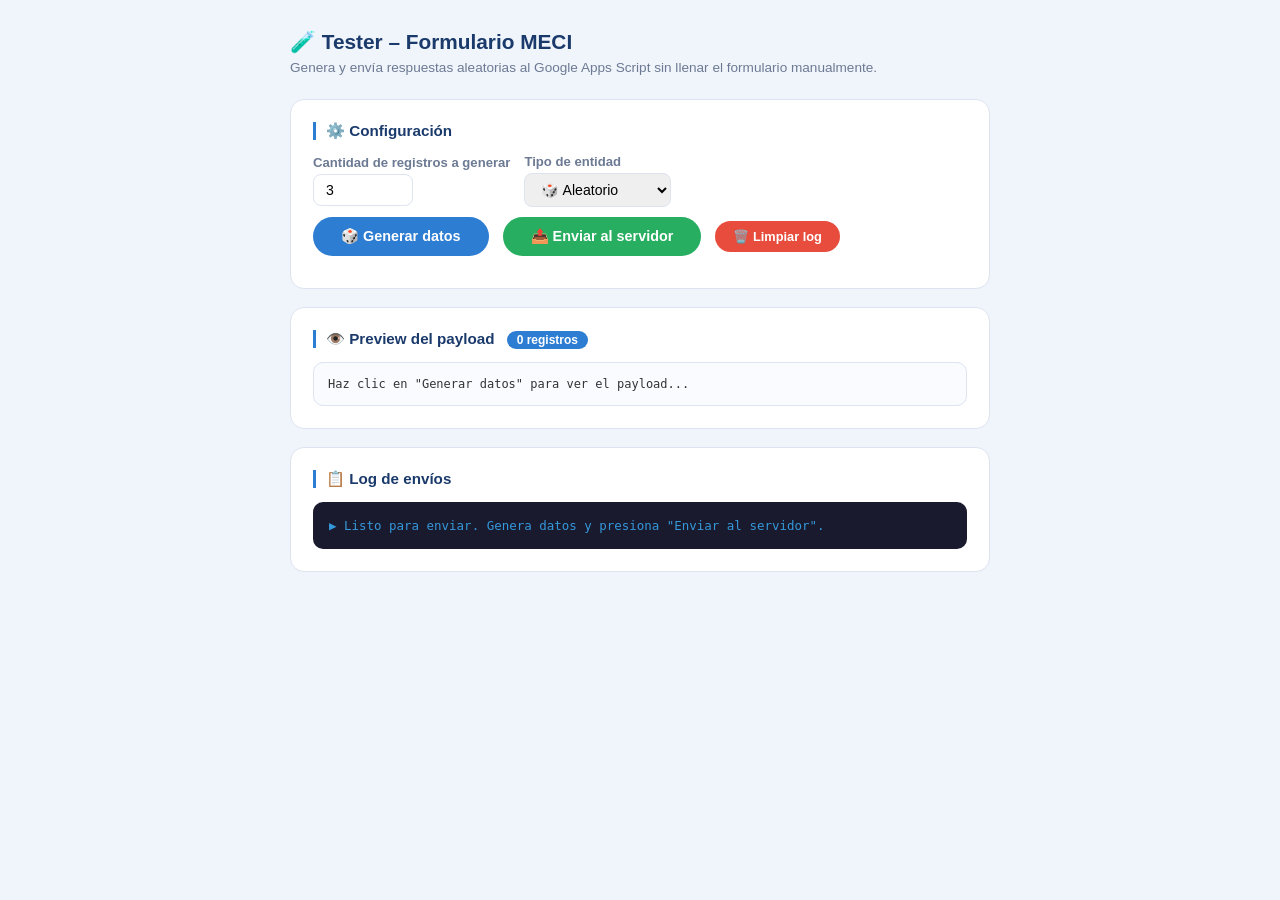
<file: tester_MECI_122.html>
<!DOCTYPE html>
<html lang="es">

<head>
  <meta charset="UTF-8">
  <meta name="viewport" content="width=device-width, initial-scale=1.0">
  <title>🧪 Tester MECI 122 – Envío de prueba</title>
  <link rel="stylesheet" href="tester_MECI_122.css">
</head>

<body>
  <div class="wrap">
    <h1>🧪 Tester – Formulario MECI</h1>
    <p class="sub">Genera y envía respuestas aleatorias al Google Apps Script sin llenar el formulario manualmente.</p>

    <div class="card">
      <h2>⚙️ Configuración</h2>
      <div class="row">
        <div>
          <label>Cantidad de registros a generar</label>
          <input type="number" id="qty" value="3" min="1" max="20">
        </div>
        <div>
          <label>Tipo de entidad</label>
          <select id="tipo-ent"
            style="border:1.5px solid var(--border);border-radius:8px;padding:7px 12px;font-size:.88rem">
            <option value="random">🎲 Aleatorio</option>
            <option value="ESES">ESES</option>
            <option value="DESCENTRALIZADA">Descentralizada</option>
            <option value="MUNICIPIO">Municipio</option>
          </select>
        </div>
      </div>
      <div class="row" style="margin-top:8px">
        <button class="btn btn-gen" onclick="generarPreviews()">🎲 Generar datos</button>
        <button class="btn btn-send" onclick="enviarTodos()" id="btn-send" disabled>📤 Enviar al servidor</button>
        <button class="btn btn-clear" onclick="limpiarLog()">🗑️ Limpiar log</button>
      </div>
    </div>

    <div class="card">
      <h2>👁️ Preview del payload <span class="badge" id="preview-count">0 registros</span></h2>
      <div class="preview-wrap" id="preview-box">Haz clic en "Generar datos" para ver el payload...</div>
    </div>

    <div class="card">
      <h2>📋 Log de envíos</h2>
      <div class="log-wrap" id="log-box">
        <span class="log-info">▶ Listo para enviar. Genera datos y presiona "Enviar al servidor".</span>
      </div>
    </div>
  </div>

  <script>
    const APPS_SCRIPT_URL = "https://script.google.com/macros/s/AKfycbxlAaRGoqJUXO7CC-4xF46_PqWhLkD7mDpcR5aXkzHmO9wDXBGMuaiAbrtD_2M_w_EGIQ/exec";

    const ENTIDADES = {
      ESES: ["E.S.E. Hospital San Rafael Facatativá", "E.S.E. Hospital Santa Matilde", "E.S.E. Hospital La Vega", "E.S.E. Hospital Salazar de Villeta", "E.S.E. Hospital San Antonio de Choachí", "E.S.E. Hospital San Francisco de Gachetá", "E.S.E. Hospital Pedro León – La Mesa", "E.S.E. Hospital Santa Rosa", "E.S.E. Hospital Diogenes Troncoso"],
      DESCENTRALIZADA: ["Agencia Catastral de Cundinamarca", "Beneficencia de Cundinamarca", "Instituto de Infraestructura y Concesiones", "Lotería de Cundinamarca", "Empresa de Licores de Cundinamarca", "Instituto de Cultura y Turismo", "Instituto de Recreación y Deporte", "Empresas Públicas de Cundinamarca EPC"],
      MUNICIPIO: ["Choachí", "Fómeque", "Ubaque", "Cáqueza", "Une", "Chipaque", "Fosca", "Gutiérrez", "Calvario", "Medina", "Gachalá", "Ubalá", "Gama", "Junín"]
    };
    const NOMBRES = ["Juan Pérez García", "María López Torres", "Carlos Rodríguez Silva", "Ana Torres Vargas", "Luis García Mora", "Sandra Jiménez Ríos", "Pablo Martínez Cruz", "Claudia Herrera Niño", "Diego Vargas Ruiz", "Natalia Suárez Gómez"];
    const CARGOS = ["Jefe de Control Interno", "Profesional Control Interno", "Asesor Control Interno", "Coordinador CI", "Auditor Interno"];

    function rnd(arr) { return arr[Math.floor(Math.random() * arr.length)]; }
    function rndBool(prob = 0.7) { return Math.random() < prob; }
    function rndOpts(opts, min = 1, max = 3) {
      if (rndBool(0.2)) return 'ninguna'; // 20% prob of picking "none"
      const filtered = opts.filter(o => o !== 'ninguna' && o !== 'ninguno');
      const shuffled = [...filtered].sort(() => Math.random() - 0.5);
      const n = min + Math.floor(Math.random() * (max - min + 1));
      return shuffled.slice(0, n).join(',');
    }

    function generarRegistro(tipoForzado) {
      const tipo = tipoForzado === 'random' ? rnd(['ESES', 'DESCENTRALIZADA', 'MUNICIPIO']) : tipoForzado;
      const entidades = ENTIDADES[tipo] || ENTIDADES.MUNICIPIO;
      const nombre = rnd(NOMBRES);
      const entidad = rnd(entidades);
      const cedula = String(Math.floor(10000000 + Math.random() * 90000000));

      const data = {
        timestamp: new Date(Date.now() - Math.random() * 7 * 24 * 3600000).toISOString(),
        responsable_nombre: nombre,
        responsable_cedula: cedula,
        responsable_cargo: rnd(CARGOS),
        responsable_correo: nombre.split(' ')[0].toLowerCase() + '@cundinamarca.gov.co',
        tipo_entidad: tipo,
        entidad_nombre: entidad,
        entidad_vigencia: rnd(['2024', '2025']),

        // Campo validación 2024
        valido_2024: rnd(['si', 'no']),

        // Sección PER
        PER201: rndBool(0.75) ? 'si' : 'no',
        PER205: rndBool(0.5) ? 'Buena percepción sobre las guías del DAFP' : '',

        // Sección CIN
        CIN203: rndOpts(['a', 'b', 'c', 'd', 'e']),
        CIN206: rndOpts(['a', 'b', 'c', 'd', 'e', 'f', 'g']),
        CIN207: rndOpts(['a', 'b', 'c', 'd', 'e', 'f', 'g']),
        CIN221: rnd(['a', 'b', 'c']),
        CIN222: rndOpts(['a', 'b', 'c', 'd']),
        CIN233: rnd(['a', 'b', 'c']),
        CIN234: rnd(['a', 'b', 'c']),
        CIN236: rnd(['siempre', 'mayoria', 'pocas', 'nunca']),
        CIN238: rnd(['a', 'b', 'c', 'd']),
        CIN239: rnd(['a', 'b', 'c']),
        CIN240: rndOpts(['a', 'b', 'c', 'd', 'e', 'f']),
        CIN241: rndOpts(['a', 'b', 'c', 'd']),
        CIN242: rndOpts(['a', 'b', 'c', 'd', 'e', 'f', 'g']),
        CIN243: rnd(['a', 'b', 'c']),
        CIN244: rndOpts(['a', 'b', 'c', 'd']),
        CIN246: rndOpts(['a', 'b', 'c', 'd']),
        CIN247: rndOpts(['a', 'b', 'c', 'd', 'e', 'f', 'g', 'h', 'i', 'j']),
        CIN252: rndOpts(['a', 'b', 'c', 'd']),
        CIN253: rndOpts(['a', 'b', 'c', 'd', 'e', 'f', 'g', 'h']),
        CIN254: rndOpts(['a', 'b', 'c', 'd', 'e', 'f']),
        CIN255: rnd(['a', 'b', 'c']),
        CIN264: rnd(['a', 'b', 'c', 'd', 'e']),
        CIN268: rnd(['periodo', 'libre', 'carrera', 'provisional', 'temporal', 'otro']),
        CIN269: rnd(['directivo', 'asesor', 'profesional', 'tecnico']),
        CIN270: rnd(['doctorado', 'maestria', 'especializacion', 'pregrado', 'tecnica']),
        CIN271: rndOpts(['a', 'b', 'c', 'd']),
        CIN272: rnd(['1', '1-3', '4-6', '7-10', '11-20', '21']),
        CIN273: rndOpts(['a', 'b', 'c', 'd', 'e']),
        CIN274: rndOpts(['a', 'b', 'c', 'd', 'e']),
        CIN275: rndOpts(['a', 'b', 'c', 'd', 'e']),
        CIN276: rndOpts(['a', 'b', 'c', 'd']),
        CIN287: rnd(['si', 'no']),
        CIN288: rnd(['si', 'no']),
        CIN289: rnd(['si', 'no']),
        CIN290: rnd(['si', 'no']),
        CIN300: rndOpts(['a', 'b', 'c', 'd', 'e', 'f', 'g']),
        CIN301: rndOpts(['a', 'b', 'c', 'd', 'e', 'f']),
        CIN304_a: String(Math.floor(Math.random() * 20)),
        CIN304_b: String(Math.floor(Math.random() * 5)),
        CIN304_c: String(Math.floor(Math.random() * 5)),
        CIN304_d: String(Math.floor(Math.random() * 10)),
        CIN304_e: String(Math.floor(Math.random() * 3)),
        CIN304_f: String(Math.floor(Math.random() * 3)),
        CIN305: String(Math.floor(1 + Math.random() * 5)),
        CIN306: rnd(['si', 'no', 'na']),

        // --- NUEVO: AVANCES MIPG / MECI ---
        avance_mipg: (Math.random() * 100).toFixed(1),
        avance_meci: (Math.random() * 100).toFixed(1),
        facilitador_nombre: rnd(["Ingrid Carolina Villamizar Meneses", "Leonardo Bernal Romero", "Elba Mercedes Parada Pedraza", "Karen Ginet Ortiz Godoy", "John Alexander Robles Osorio", "Leidy Johana Herrera Bernal"])
      };

      // Generadores dinámicos de soportes (follow-ups) para campos CIN
      // y también para 2024
      const CIN_KEYS = ['CIN203', 'CIN206', 'CIN207', 'CIN221', 'CIN222', 'CIN233', 'CIN234', 'CIN236',
        'CIN238', 'CIN239', 'CIN240', 'CIN241', 'CIN242', 'CIN243', 'CIN244', 'CIN246', 'CIN247', 'CIN252',
        'CIN253', 'CIN254', 'CIN255', 'CIN264', 'CIN268', 'CIN269', 'CIN270', 'CIN271', 'CIN272', 'CIN273',
        'CIN274', 'CIN275', 'CIN276', 'CIN287', 'CIN288', 'CIN289', 'CIN290', 'CIN300', 'CIN301', 'CIN306'];

      CIN_KEYS.forEach(code => {
        const val = data[code];
        if (!val) return;

        // Generar 2024 validation si queremos simular (70% prob)
        if (rndBool(0.7)) {
          data[code + '_val2024'] = rnd(['mejoro', 'sigue_igual', 'no_mejoro']);
          if (rndBool(0.3)) data[code + '_val2024_desc'] = 'Justificación aleatoria vs 2024';
        }

        // Si es número o input abierto no le agregamos soport (Ej: 305)
        if (!isNaN(val) && code !== 'CIN306') return;

        // Generar soportes por cada opción marcada
        const opts = val.split(',');
        opts.forEach(opt => {
          opt = opt.trim();
          if (!opt) return;
          const sn = rnd(['si', 'si', 'parcial', 'no']); // Peso hacia 'si'
          data[code + '_fu_' + opt + '_sn'] = sn;
          if (sn !== 'no' && rndBool(0.5)) {
            data[code + '_fu_' + opt + '_desc'] = 'Evidencia documento ' + Math.floor(Math.random() * 100);
          }
        });
      });

      // Crear el Resumen
      CIN_KEYS.forEach(function (code) {
        if (!data[code]) return;
        var res = [];
        var ans = data[code];
        res.push("Respuesta: " + ans);

        var ansParts = ans.split(',');
        var sops = [];
        ansParts.forEach(function (opt) {
          opt = opt.trim();
          if (!opt) return;
          var fuVal = data[code + '_fu_' + opt + '_sn'];
          if (fuVal) {
            var lbl = (fuVal === 'si') ? '✅ Sí' : (fuVal === 'parcial' ? '⚠️ Parcialmente' : '❌ No');
            var just = data[code + '_fu_' + opt + '_desc'];
            sops.push(opt + " -> " + lbl + (just ? " (" + just + ")" : ""));
          }
        });
        if (sops.length > 0) res.push("Soportes:\n  " + sops.join('\n  '));

        var compVal = data[code + '_val2024'];
        if (compVal) {
          var cLbl = (compVal === 'mejoro') ? '📈 Mejoró' : (compVal === 'sigue_igual' ? '⚖️ Sigue Igual' : '📉 No Mejoró');
          var cJust = data[code + '_val2024_desc'];
          res.push("Vs 2024: " + cLbl + (cJust ? " (" + cJust + ")" : ""));
        }

        data[code + '_Resumen'] = res.join('\n');
      });

      return data;
    }

    let registrosGenerados = [];

    function generarPreviews() {
      const qty = parseInt(document.getElementById('qty').value) || 1;
      const tipo = document.getElementById('tipo-ent').value;
      registrosGenerados = Array.from({ length: qty }, () => generarRegistro(tipo));
      document.getElementById('preview-box').textContent = JSON.stringify(registrosGenerados, null, 2);
      document.getElementById('preview-count').textContent = qty + ' registros';
      document.getElementById('btn-send').disabled = false;
      log(`🎲 ${qty} registro(s) generado(s). Revisa el preview y presiona "Enviar al servidor".`, 'info');
    }

    async function enviarTodos() {
      if (!registrosGenerados.length) { log('⚠️ Primero genera los datos.', 'warn'); return; }
      const btn = document.getElementById('btn-send');
      btn.disabled = true;
      btn.textContent = '⏳ Enviando...';
      let ok = 0, err = 0;
      for (let i = 0; i < registrosGenerados.length; i++) {
        const r = registrosGenerados[i];
        log(`📤 Enviando registro ${i + 1}/${registrosGenerados.length}: ${r.entidad_nombre}...`, 'info');
        try {
          await fetch(APPS_SCRIPT_URL, {
            method: 'POST',
            mode: 'no-cors',
            headers: { 'Content-Type': 'application/json' },
            body: JSON.stringify(r)
          });
          log(`✅ [${i + 1}] ${r.entidad_nombre} – ${r.tipo_entidad} enviado correctamente.`, 'ok');
          ok++;
        } catch (e) {
          log(`❌ [${i + 1}] Error al enviar ${r.entidad_nombre}: ${e.message}`, 'err');
          err++;
        }
        await new Promise(res => setTimeout(res, 400)); // pausa entre envíos
      }
      log(`\n📊 Resumen: ${ok} enviados, ${err} errores.`, ok === registrosGenerados.length ? 'ok' : 'warn');
      btn.textContent = '📤 Enviar al servidor';
      btn.disabled = false;
      registrosGenerados = [];
    }

    function log(msg, type = 'info') {
      const box = document.getElementById('log-box');
      const span = document.createElement('div');
      span.className = 'log-' + type;
      const hora = new Date().toLocaleTimeString('es-CO');
      span.textContent = `[${hora}] ${msg}`;
      box.appendChild(span);
      box.scrollTop = box.scrollHeight;
    }

    function limpiarLog() {
      document.getElementById('log-box').innerHTML = '<span class="log-info">▶ Log limpiado.</span>';
    }
  </script>
</body>

</html>
</file>
<file: index.css>
:root {
  --primary: #1a3a6b;
  --accent: #2d7dd2;
  --success: #27ae60;
  --bg: #f0f4fb;
  --card: #fff;
  --border: #dde3ef;
  --text: #222b3a;
  --muted: #6c7a93
}

* {
  box-sizing: border-box;
  margin: 0;
  padding: 0
}

body {
  font-family: 'Segoe UI', Arial, sans-serif;
  background: var(--bg);
  color: var(--text);
  min-height: 100vh;
  display: flex;
  flex-direction: column
}

/* HEADER */
header {
  background: var(--primary);
  color: #fff;
  padding: 28px 40px;
  display: flex;
  align-items: center;
  gap: 18px
}

.logo {
  width: 56px;
  height: 56px;
  background: #fff;
  border-radius: 50%;
  display: flex;
  align-items: center;
  justify-content: center;
  font-size: 26px;
  flex-shrink: 0
}

.header-info h1 {
  font-size: 1.25rem;
  font-weight: 800;
  line-height: 1.3
}

.header-info p {
  font-size: .82rem;
  opacity: .75;
  margin-top: 3px
}

/* HERO */
.hero {
  text-align: center;
  padding: 52px 20px 36px;
  max-width: 700px;
  margin: 0 auto
}

.hero h2 {
  font-size: 1.6rem;
  font-weight: 800;
  color: var(--primary);
  margin-bottom: 12px
}

.hero p {
  font-size: 1rem;
  color: var(--muted);
  line-height: 1.7
}

/* CARDS GRID */
.cards {
  display: grid;
  grid-template-columns: repeat(auto-fit, minmax(280px, 1fr));
  gap: 24px;
  max-width: 820px;
  margin: 0 auto 60px;
  padding: 0 24px
}

.card {
  background: var(--card);
  border: 1px solid var(--border);
  border-radius: 16px;
  padding: 36px 32px;
  text-align: center;
  text-decoration: none;
  color: var(--text);
  transition: transform .2s, box-shadow .2s;
  position: relative;
  overflow: hidden
}

.card::before {
  content: '';
  position: absolute;
  top: 0;
  left: 0;
  right: 0;
  height: 5px
}

.card.formulario::before {
  background: linear-gradient(90deg, var(--accent), #5ba3e0)
}

.card.dashboard::before {
  background: linear-gradient(90deg, var(--success), #52d68a)
}

.card:hover {
  transform: translateY(-6px);
  box-shadow: 0 12px 32px rgba(0, 0, 0, .12)
}

.card-icon {
  font-size: 3.2rem;
  margin-bottom: 18px;
  display: block
}

.card h3 {
  font-size: 1.2rem;
  font-weight: 800;
  margin-bottom: 10px;
  color: var(--primary)
}

.card p {
  font-size: .88rem;
  color: var(--muted);
  line-height: 1.65;
  margin-bottom: 24px
}

.card-btn {
  display: inline-block;
  padding: 12px 32px;
  border-radius: 30px;
  font-weight: 700;
  font-size: .9rem;
  border: none;
  cursor: pointer;
  transition: transform .15s, box-shadow .15s
}

.card-btn:hover {
  transform: translateY(-2px)
}

.card.formulario .card-btn {
  background: linear-gradient(135deg, var(--primary), var(--accent));
  color: #fff;
  box-shadow: 0 4px 14px rgba(45, 125, 210, .35)
}

.card.dashboard .card-btn {
  background: linear-gradient(135deg, #1e7e34, var(--success));
  color: #fff;
  box-shadow: 0 4px 14px rgba(39, 174, 96, .35)
}

/* BADGES */
.badge-row {
  display: flex;
  justify-content: center;
  gap: 8px;
  flex-wrap: wrap;
  margin-top: 14px
}

.badge {
  display: inline-block;
  padding: 3px 10px;
  border-radius: 12px;
  font-size: .7rem;
  font-weight: 700;
  background: #e8eef7;
  color: var(--accent)
}

.card.dashboard .badge {
  background: #e8f5e9;
  color: #1e7e34
}

/* INFO ROW */
.info-row {
  display: flex;
  justify-content: center;
  gap: 32px;
  flex-wrap: wrap;
  max-width: 820px;
  margin: 0 auto 48px;
  padding: 0 24px
}

.info-item {
  text-align: center
}

.info-item .num {
  font-size: 2rem;
  font-weight: 800;
  color: var(--primary)
}

.info-item .lbl {
  font-size: .78rem;
  color: var(--muted);
  margin-top: 2px
}

/* FOOTER */
footer {
  margin-top: auto;
  background: var(--primary);
  color: #fff;
  text-align: center;
  padding: 16px;
  font-size: .78rem;
  opacity: .9
}

@media(max-width:600px) {
  header {
    padding: 20px
  }

  .hero {
    padding: 36px 16px 24px
  }

  .hero h2 {
    font-size: 1.3rem
  }

  .cards {
    padding: 0 16px
  }

  .card {
    padding: 28px 20px
  }
}
</file>
<file: formulario.css>
:root {
  --primary: #1a3a6b;
  --accent: #2d7dd2;
  --success: #27ae60;
  --bg: #f0f4fb;
  --card: #fff;
  --border: #dde3ef;
  --text: #222b3a;
  --muted: #6c7a93;
  --err: #e74c3c;
  --warn: #e67e22
}

* {
  box-sizing: border-box;
  margin: 0;
  padding: 0
}

html {
  scroll-behavior: smooth
}

body {
  font-family: 'Segoe UI', Arial, sans-serif;
  background: var(--bg);
  color: var(--text);
  min-height: 100vh
}

header {
  background: var(--primary);
  color: #fff;
  padding: 20px 32px;
  display: flex;
  align-items: center;
  gap: 14px
}

header .logo {
  width: 44px;
  height: 44px;
  background: #fff;
  border-radius: 50%;
  display: flex;
  align-items: center;
  justify-content: center;
  font-size: 22px;
  flex-shrink: 0
}

header h1 {
  font-size: 1.1rem;
  font-weight: 800
}

header p {
  font-size: .78rem;
  opacity: .75;
  margin-top: 2px
}

.progress-bar {
  background: #dde3ef;
  height: 6px
}

.progress-fill {
  height: 100%;
  background: linear-gradient(90deg, var(--accent), var(--success));
  transition: width .4s
}

.progress-label {
  text-align: right;
  font-size: .75rem;
  color: var(--muted);
  padding: 4px 20px 0
}

.form-wrap {
  max-width: 780px;
  margin: 28px auto 60px;
  padding: 0 16px
}

.seccion {
  background: var(--card);
  border: 1px solid var(--border);
  border-radius: 14px;
  margin-bottom: 20px;
  overflow: hidden
}

.sec-header {
  background: var(--primary);
  color: #fff;
  padding: 13px 22px;
  font-size: .92rem;
  font-weight: 700;
  display: flex;
  align-items: center;
  gap: 8px
}

.sec-body {
  padding: 22px
}

.campo {
  margin-bottom: 20px
}

.campo:last-child {
  margin-bottom: 0
}

.campo label {
  display: block;
  font-size: .88rem;
  font-weight: 600;
  color: var(--primary);
  margin-bottom: 6px
}

.campo label .req {
  color: var(--err);
  margin-left: 2px
}

.campo .codigo {
  display: inline-block;
  background: #eaf1fb;
  color: var(--accent);
  font-size: .72rem;
  font-weight: 700;
  padding: 1px 7px;
  border-radius: 8px;
  margin-left: 6px;
  vertical-align: middle
}

.campo .hint {
  font-size: .75rem;
  color: var(--muted);
  margin-bottom: 6px;
  display: block
}

input[type=text],
input[type=number],
input[type=email],
select,
textarea {
  width: 100%;
  border: 1.5px solid var(--border);
  border-radius: 8px;
  padding: 9px 13px;
  font-size: .88rem;
  background: #f9fbff;
  font-family: inherit;
  transition: border-color .2s
}

input:focus,
select:focus,
textarea:focus {
  outline: none;
  border-color: var(--accent);
  background: #fff
}

input.invalid,
select.invalid {
  border-color: var(--err)
}

.err-msg {
  color: var(--err);
  font-size: .73rem;
  margin-top: 3px;
  display: none
}

.campo.has-error .err-msg {
  display: block
}

.radio-group,
.check-group {
  display: flex;
  flex-direction: column;
  gap: 8px;
  margin-top: 4px
}

.radio-group label,
.check-group label {
  display: flex;
  align-items: flex-start;
  gap: 9px;
  font-size: .86rem;
  font-weight: 400;
  color: var(--text);
  cursor: pointer;
  padding: 8px 12px;
  border: 1.5px solid var(--border);
  border-radius: 8px;
  transition: background .15s, border-color .15s
}

.radio-group label:hover,
.check-group label:hover {
  background: #f0f6ff;
  border-color: var(--accent)
}

.radio-group input,
.check-group input {
  margin-top: 2px;
  flex-shrink: 0;
  accent-color: var(--accent)
}

.radio-group label.selected,
.check-group label.selected {
  background: #eaf1fb;
  border-color: var(--accent)
}

/* Excluir labels dentro de followup-blocks del estilo de grupo */
.radio-group .followup-block label,
.check-group .followup-block label {
  display: flex;
  align-items: center;
  gap: 6px;
  font-size: .84rem;
  font-weight: 600;
  cursor: pointer;
  padding: 6px 14px;
  border: 1.5px solid var(--border);
  border-radius: 20px;
  transition: background .15s, border-color .15s;
  user-select: none;
  background: transparent;
}

.radio-group .followup-block label:hover,
.check-group .followup-block label:hover {
  background: #e0edff;
  border-color: var(--accent);
}

.radio-group .followup-block label.selected,
.check-group .followup-block label.selected {
  background: transparent;
  border-color: var(--border);
}

.num-grid {
  display: grid;
  grid-template-columns: 1fr 140px;
  gap: 6px 14px;
  align-items: center;
  margin-top: 4px
}

.num-grid .row-label {
  font-size: .83rem;
  color: var(--text)
}

.num-grid input {
  text-align: center;
  max-width: 140px
}

.entidad-block {
  display: none
}

.entidad-block.visible {
  display: block
}

.btn-submit {
  background: var(--success);
  color: #fff;
  border: none;
  border-radius: 24px;
  padding: 14px 48px;
  font-size: 1rem;
  font-weight: 800;
  cursor: pointer;
  display: flex;
  align-items: center;
  gap: 10px;
  margin: 24px auto 0;
  transition: transform .15s, box-shadow .15s
}

.btn-submit:hover {
  transform: translateY(-2px);
  box-shadow: 0 6px 20px rgba(39, 174, 96, .35)
}

.success-screen {
  display: none;
  text-align: center;
  padding: 60px 20px
}

.success-screen .icon {
  font-size: 4rem;
  margin-bottom: 16px
}

.success-screen h2 {
  color: var(--success);
  font-size: 1.5rem;
  margin-bottom: 10px
}

.success-screen p {
  color: var(--muted);
  line-height: 1.7
}

/* ---- Bloque Si/No/Parcialmente/Descripción ---- */
.followup-block {
  display: none;
  margin-top: 12px;
  background: #f0f6ff;
  border: 1.5px solid var(--accent);
  border-radius: 10px;
  padding: 12px 16px;
  animation: fadeIn .25s ease;
}

.followup-block.visible {
  display: block;
}

@keyframes fadeIn {
  from {
    opacity: 0;
    transform: translateY(-6px);
  }

  to {
    opacity: 1;
    transform: translateY(0);
  }
}

.followup-block .fu-label {
  font-size: .78rem;
  font-weight: 700;
  color: var(--primary);
  margin-bottom: 8px;
  display: block;
}

.followup-sn {
  display: flex;
  gap: 10px;
  margin-bottom: 10px;
  flex-wrap: wrap;
}

.followup-sn label {
  display: flex;
  align-items: center;
  gap: 6px;
  font-size: .84rem;
  font-weight: 600;
  cursor: pointer;
  padding: 6px 14px;
  border: 1.5px solid var(--border);
  border-radius: 20px;
  transition: background .15s, border-color .15s;
  user-select: none;
}

.followup-sn label:hover {
  background: #e0edff;
  border-color: var(--accent);
}

.followup-sn label.fu-selected-si {
  background: #d4edda;
  border-color: #27ae60;
  color: #1a7a3c;
}

.followup-sn label.fu-selected-no {
  background: #fde8e8;
  border-color: var(--err);
  color: #c0392b;
}

.followup-sn label.fu-selected-parcial {
  background: #fff3cd;
  border-color: var(--warn);
  color: #856404;
}

.followup-sn input[type=radio] {
  accent-color: var(--accent);
}

.fu-descriptions {
  font-size: .74rem;
  color: var(--muted);
  margin-bottom: 10px;
  padding: 6px 10px;
  background: #e8effa;
  border-radius: 6px;
  line-height: 1.6;
}

.followup-just {
  width: 100%;
  border: 1.5px solid var(--border);
  border-radius: 8px;
  padding: 7px 11px;
  font-size: .83rem;
  background: #fff;
  font-family: inherit;
  resize: vertical;
  transition: border-color .2s;
}

.followup-just:focus {
  outline: none;
  border-color: var(--accent);
}

.followup-just-label {
  font-size: .76rem;
  color: var(--muted);
  margin-bottom: 4px;
  display: block;
}

/* ---- Panel de Navegación Fijo ---- */
#nav-panel {
  position: fixed;
  top: 50%;
  transform: translateY(-50%);
  left: 16px;
  z-index: 1000;
  background: rgba(255, 255, 255, 0.95);
  backdrop-filter: blur(12px);
  border: 1px solid rgba(221, 227, 239, 0.8);
  border-radius: 16px;
  padding: 16px;
  box-shadow: 0 10px 40px rgba(0, 0, 0, 0.08), 0 2px 10px rgba(0, 0, 0, 0.03);
  width: 270px;
  max-height: 85vh;
  overflow-y: auto;
  transition: all 0.3s ease;
}

#nav-panel::-webkit-scrollbar {
  width: 6px;
}

#nav-panel::-webkit-scrollbar-thumb {
  background: rgba(45, 125, 210, 0.3);
  border-radius: 10px;
}

#nav-panel::-webkit-scrollbar-thumb:hover {
  background: rgba(45, 125, 210, 0.6);
}

.nav-title {
  font-size: .9rem;
  font-weight: 800;
  color: var(--primary);
  margin-bottom: 14px;
  text-align: center;
  display: flex;
  align-items: center;
  justify-content: center;
  gap: 8px;
}

.nav-grid {
  display: grid;
  grid-template-columns: repeat(auto-fill, minmax(32px, 1fr));
  gap: 6px;
}

.nav-btn {
  width: 100%;
  aspect-ratio: 1;
  border: 1.5px solid var(--border);
  border-radius: 8px;
  background: #fff;
  color: var(--primary);
  font-size: .75rem;
  font-weight: 700;
  cursor: pointer;
  display: flex;
  align-items: center;
  justify-content: center;
  transition: all 0.2s cubic-bezier(0.2, 0.8, 0.2, 1);
}

.nav-btn:hover {
  background: var(--accent);
  color: #fff;
  border-color: var(--accent);
  transform: translateY(-2px);
  box-shadow: 0 4px 10px rgba(45, 125, 210, 0.3);
}

.nav-btn.answered {
  background: var(--primary);
  color: #fff;
  border-color: var(--primary);
}

@media(max-width: 1100px) {
  #nav-panel {
    top: auto;
    bottom: 0;
    left: 0;
    transform: none;
    width: 100%;
    max-width: 100%;
    max-height: 35vh;
    border-radius: 20px 20px 0 0;
    padding: 14px 20px;
    box-shadow: 0 -4px 20px rgba(0, 0, 0, 0.1);
  }
}

/* ---- Badge número de pregunta ---- */
.pregunta-num {
  display: inline-flex;
  align-items: center;
  justify-content: center;
  width: 26px;
  height: 26px;
  background: var(--accent);
  color: #fff;
  border-radius: 50%;
  font-size: .72rem;
  font-weight: 800;
  margin-right: 8px;
  flex-shrink: 0;
  vertical-align: middle;
}

/* ---- Bloques Validación 2024 ---- */
.bloque-valido-2024 {
  margin-top: 12px;
  background: #fef9e7;
  border: 1.5px solid #f0c040;
  border-radius: 10px;
  padding: 12px 16px;
  animation: fadeIn .25s ease;
}

.val2024-header {
  font-size: .78rem;
  font-weight: 700;
  color: #7d6608;
  margin-bottom: 8px;
}

.val2024-options {
  display: flex;
  gap: 10px;
  margin-bottom: 10px;
  flex-wrap: wrap;
}

.val2024-options label {
  display: flex;
  align-items: center;
  gap: 6px;
  font-size: .82rem;
  font-weight: 500;
  cursor: pointer;
  padding: 6px 14px;
  border: 1.5px solid #e0c860;
  border-radius: 20px;
  transition: background .15s;
  user-select: none;
}

.val2024-options label:hover {
  background: #fdf2c5;
}

.val2024-desc {
  width: 100%;
  border: 1.5px solid #e0c860;
  border-radius: 8px;
  padding: 7px 11px;
  font-size: .83rem;
  background: #fff;
  font-family: inherit;
  resize: vertical;
}

@media(max-width:600px) {
  header {
    padding: 14px 16px
  }

  .sec-body {
    padding: 14px
  }

  .num-grid {
    grid-template-columns: 1fr 110px
  }
}
</file>
<file: tester_MECI_122.css>
:root {
    --primary: #1a3a6b;
    --accent: #2d7dd2;
    --success: #27ae60;
    --danger: #e74c3c;
    --bg: #f0f4fb;
    --card: #fff;
    --border: #dde3ef;
    --muted: #6c7a93
}

* {
    box-sizing: border-box;
    margin: 0;
    padding: 0
}

body {
    font-family: 'Segoe UI', Arial, sans-serif;
    background: var(--bg);
    color: #222b3a;
    padding: 30px 20px
}

.wrap {
    max-width: 700px;
    margin: 0 auto
}

h1 {
    color: var(--primary);
    font-size: 1.3rem;
    margin-bottom: 6px
}

p.sub {
    color: var(--muted);
    font-size: .85rem;
    margin-bottom: 24px
}

.card {
    background: var(--card);
    border: 1px solid var(--border);
    border-radius: 14px;
    padding: 22px;
    margin-bottom: 18px
}

.card h2 {
    font-size: .95rem;
    font-weight: 700;
    color: var(--primary);
    margin-bottom: 14px;
    border-left: 3px solid var(--accent);
    padding-left: 10px
}

label {
    font-size: .82rem;
    font-weight: 600;
    color: var(--muted);
    display: block;
    margin-bottom: 4px
}

input[type=number] {
    border: 1.5px solid var(--border);
    border-radius: 8px;
    padding: 7px 12px;
    font-size: .88rem;
    width: 100px
}

.row {
    display: flex;
    align-items: center;
    gap: 14px;
    margin-bottom: 10px;
    flex-wrap: wrap
}

.btn {
    padding: 11px 28px;
    border: none;
    border-radius: 20px;
    font-size: .9rem;
    font-weight: 700;
    cursor: pointer;
    transition: transform .15s
}

.btn:hover {
    transform: translateY(-2px)
}

.btn-gen {
    background: var(--accent);
    color: #fff
}

.btn-send {
    background: var(--success);
    color: #fff
}

.btn-clear {
    background: var(--danger);
    color: #fff;
    padding: 8px 18px;
    font-size: .8rem
}

.log-wrap {
    background: #1a1a2e;
    border-radius: 10px;
    padding: 16px;
    max-height: 340px;
    overflow-y: auto;
    font-family: monospace;
    font-size: .78rem;
    color: #e0e0e0
}

.log-ok {
    color: #2ecc71
}

.log-err {
    color: #e74c3c
}

.log-info {
    color: #3498db
}

.log-warn {
    color: #f0a500
}

.preview-wrap {
    background: #f9fbff;
    border: 1px solid var(--border);
    border-radius: 10px;
    padding: 14px;
    max-height: 260px;
    overflow-y: auto;
    font-size: .75rem;
    font-family: monospace;
    white-space: pre-wrap;
    color: #333
}

.badge {
    background: var(--accent);
    color: #fff;
    border-radius: 10px;
    padding: 2px 10px;
    font-size: .75rem;
    font-weight: 700;
    margin-left: 8px
}
</file>
